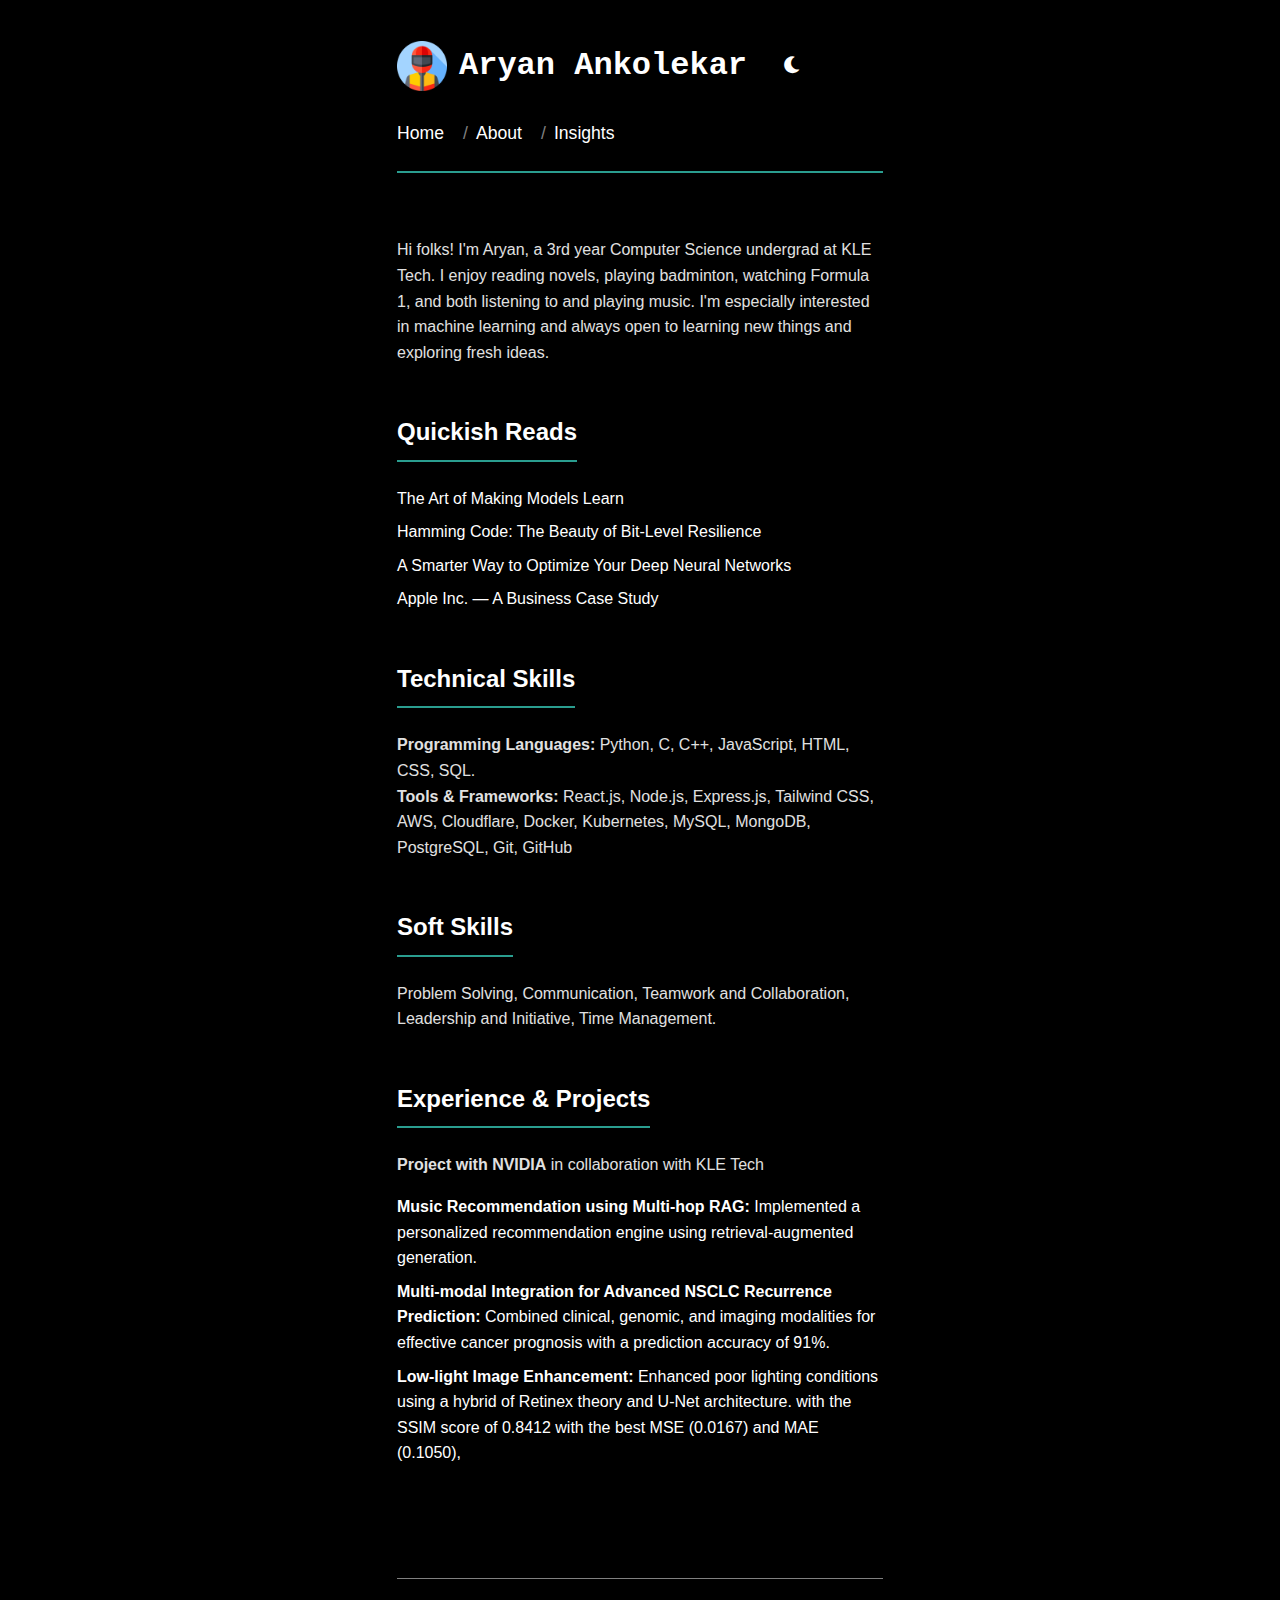
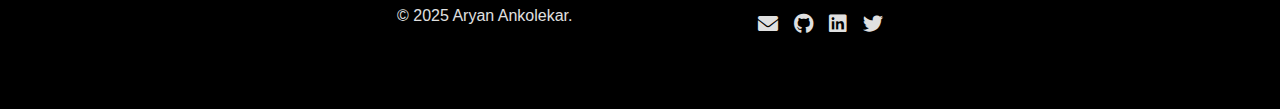
<file: index.html>
<!DOCTYPE html>
<html lang="en">
<head>
  <meta charset="UTF-8" />
  <meta name="viewport" content="width=device-width, initial-scale=1.0" />
  <title>Home | Aryan Ankolekar</title>
  <link rel="icon" type="image/png" href="f1.png" />
  <link rel="stylesheet" href="https://cdnjs.cloudflare.com/ajax/libs/font-awesome/6.0.0/css/all.min.css" />
  <link rel="stylesheet" href="styles.css" />
</head>
<body>
  <div class="main-content">
    <header>
      <h1>
        <img src="f1.png" alt="favicon" class="favicon" width="5000" height="5000" />Aryan Ankolekar
        <button class="theme-toggle" aria-label="Toggle theme">
          <i class="fas fa-moon"></i>
        </button>
      </h1>
      <div class="nav-links">
        <a href="/">Home</a>
        <a href="/about">About</a>
        <a href="/insights">Insights</a>
      </div>
    </header>

    <section>
      <p>
        Hi folks! I'm Aryan, a 3rd year Computer Science undergrad at KLE Tech. I enjoy reading novels, playing badminton, watching Formula 1, and both listening to and playing music. I'm especially interested in machine learning and always open to learning new things and exploring fresh ideas.
      </p>
      
    </section>

    <section id="blogList">
      <h2>Quickish Reads</h2>
      <ul class="blog-list">
        <li data-tags="machine-learning,optimization,deep-learning,neural-networks">
          <a href="/insights/learning-rate">The Art of Making Models Learn</a>
        </li>
        
        <li data-tags="algorithms,error-correction,information-theory">
          <a href="/insights/hamming">Hamming Code: The Beauty of Bit-Level Resilience</a>
        </li>
        <li data-tags="machine-learning,optimization,algorithms,neural-networks,deep-learning">
          <a href="/insights/hn-adam">A Smarter Way to Optimize Your Deep Neural Networks</a>
        </li>
        <li data-tags="machine-learning,algorithms,deep-learning">
          <a href="/insights/case-study">Apple Inc. — A Business Case Study</a>
        </li>
      </ul>
    </section>

    <section>
      <h2>Technical Skills</h2>
      <p>
        <strong>Programming Languages:</strong> Python, C, C++, JavaScript, HTML, CSS, SQL. <br />
        <strong>Tools & Frameworks:</strong> React.js, Node.js, Express.js, Tailwind CSS, AWS, Cloudflare, Docker,                                  Kubernetes, MySQL, MongoDB, PostgreSQL, Git, GitHub
      </p>
      
      

    </section>

    <section>
      <h2>Soft Skills</h2>
      <p>
        Problem Solving, Communication, Teamwork and Collaboration, Leadership and Initiative, Time Management.
      </p>
    </section>

    <section>
      <h2>Experience & Projects</h2>
      <p><strong>Project with NVIDIA</strong> in collaboration with KLE Tech</p>
      <ul>
        <li><strong>Music Recommendation using Multi-hop RAG:</strong> Implemented a personalized recommendation engine using retrieval-augmented generation.</li>
        <li><strong>Multi-modal Integration for Advanced NSCLC Recurrence Prediction:</strong> Combined clinical, genomic, and imaging modalities for effective cancer prognosis with a prediction accuracy of 91%.</li>
        <li><strong>Low-light Image Enhancement:</strong> Enhanced poor lighting conditions using a hybrid of Retinex theory and U-Net architecture.  with the SSIM score
          of 0.8412 with the best MSE (0.0167) and MAE (0.1050),</li>
      </ul>
    </section>

    

    <footer class="site-footer">
      <div class="footer-container">
        <p class="footer-left">© 2025 Aryan Ankolekar.</p>
        <div class="footer-icons">
          <a href="mailto:aryan.ankolekar@gmail.com" target="_blank" aria-label="Email">
            <i class="fas fa-envelope"></i>
          </a>
          <a href="https://github.com/AryanAnkolekar" target="_blank" aria-label="GitHub">
            <i class="fab fa-github"></i>
          </a>
          <a href="https://linkedin.com/in/aryan-ankolekar" target="_blank" aria-label="LinkedIn">
            <i class="fab fa-linkedin"></i>
          </a>
          <a href="https://twitter.com/AryanAnkolekar" target="_blank" aria-label="Twitter">
            <i class="fab fa-twitter"></i>
          </a>
        </div>
      </div>
    </footer>
    
    
    
    
    
  </div>
  <script src="script.js"></script>
  <script>
    // Theme toggle functionality
    const themeToggle = document.querySelector('.theme-toggle');
    const icon = themeToggle.querySelector('i');
    
    // Check for saved theme preference
    const savedTheme = localStorage.getItem('theme');
    if (savedTheme) {
      document.documentElement.setAttribute('data-theme', savedTheme);
      icon.className = savedTheme === 'light' ? 'fas fa-sun' : 'fas fa-moon';
    }

    themeToggle.addEventListener('click', () => {
      const currentTheme = document.documentElement.getAttribute('data-theme');
      const newTheme = currentTheme === 'light' ? 'dark' : 'light';
      
      document.documentElement.setAttribute('data-theme', newTheme);
      icon.className = newTheme === 'light' ? 'fas fa-sun' : 'fas fa-moon';
      localStorage.setItem('theme', newTheme);
    });
  </script>
</body>
</html>
</file>
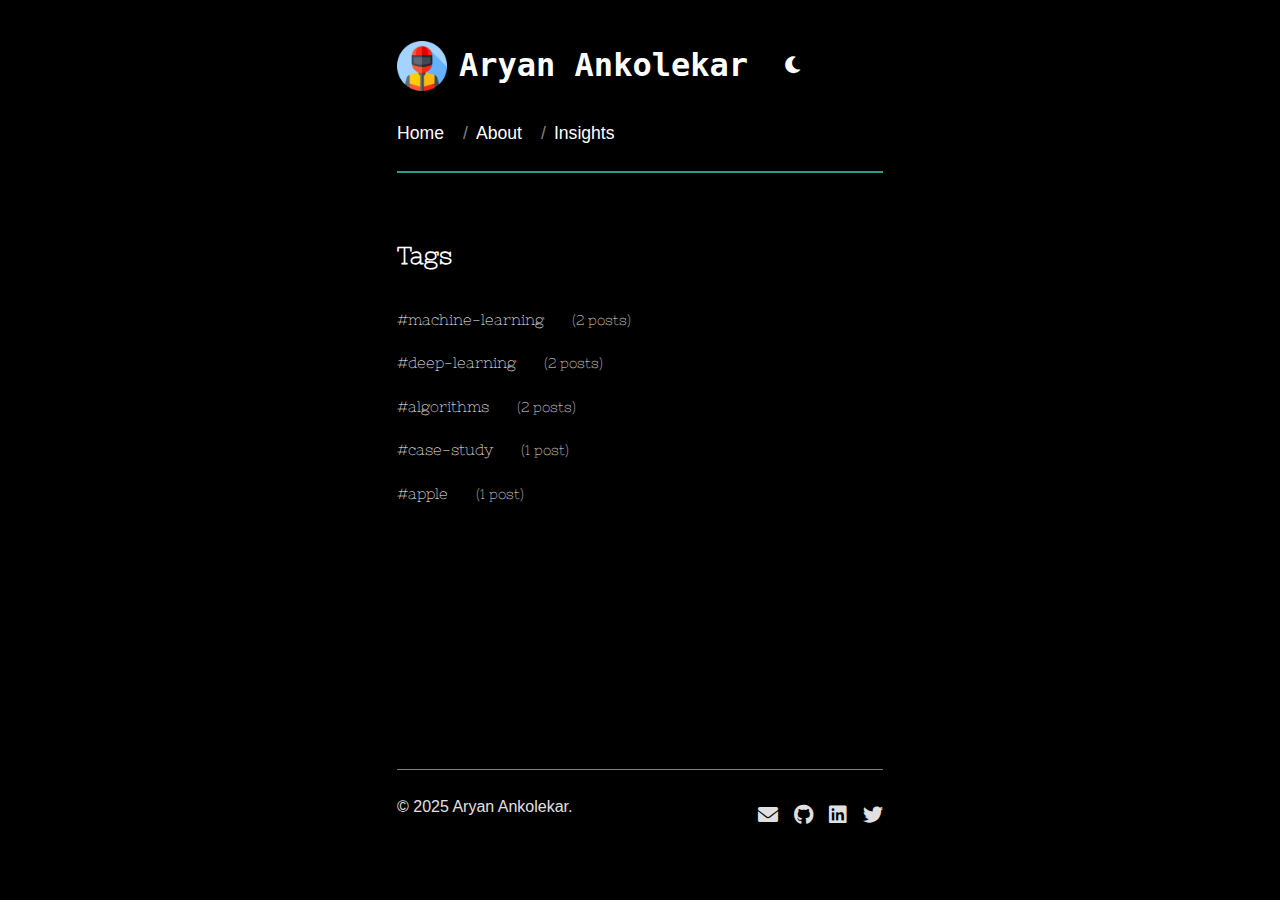
<file: insights/tags/index.html>
<!DOCTYPE html>
<html lang="en">
<head>
  <meta charset="UTF-8" />
  <meta name="viewport" content="width=device-width, initial-scale=1.0" />
  <title>Tags | Aryan Ankolekar</title>
  <link rel="icon" type="image/png" href="/f1.png" />
  <link rel="stylesheet" href="https://cdnjs.cloudflare.com/ajax/libs/font-awesome/6.0.0/css/all.min.css" />
  <link rel="stylesheet" href="https://fonts.googleapis.com/css2?family=Nixie+One&display=swap" />
  <link rel="stylesheet" href="/insights/styles.css" />
  <style>
    html, body { height: 100%; }
    body { min-height: 100vh; display: flex; flex-direction: column; }
    .main-content { flex: 1 0 auto; display: flex; flex-direction: column; }
    .site-footer { flex-shrink: 0; }
    h2, .tags-overview-list, .tag-blog-list { font-family: 'Nixie One', cursive; }
  </style>
</head>
<body>
  <div class="main-content">
    <header>
      <h1>
        <img src="/f1.png" alt="favicon" class="favicon" />Aryan Ankolekar
        <button class="theme-toggle" aria-label="Toggle theme">
          <i class="fas fa-moon"></i>
        </button>
      </h1>
      <div class="nav-links">
        <a href="/">Home</a>
        <a href="/about">About</a>
        <a href="/insights">Insights</a>
      </div>
    </header>
    <ul class="tags-overview-list">
      <h2>Tags</h2>

      <li><a href="/insights/tags/machine-learning">#machine-learning</a> <span class="tag-count">(2 posts)</span></li>
      <li><a href="/insights/tags/deep-learning">#deep-learning</a> <span class="tag-count">(2 posts)</span></li>
      <li><a href="/insights/tags/algorithms">#algorithms</a> <span class="tag-count">(2 posts)</span></li>
      <li><a href="/insights/tags/case-study">#case-study</a> <span class="tag-count">(1 post)</span></li>
      <li><a href="/insights/tags/apple">#apple</a> <span class="tag-count">(1 post)</span></li>
    </ul>
    <footer class="site-footer">
      <div class="footer-container">
        <p class="footer-left">© 2025 Aryan Ankolekar.</p>
        <div class="footer-icons">
          <a href="mailto:aryan.ankolekar@gmail.com" target="_blank"><i class="fas fa-envelope"></i></a>
          <a href="https://github.com/AryanAnkolekar" target="_blank"><i class="fab fa-github"></i></a>
          <a href="https://linkedin.com/in/aryan-ankolekar" target="_blank"><i class="fab fa-linkedin"></i></a>
          <a href="https://twitter.com/AryanAnkolekar" target="_blank"><i class="fab fa-twitter"></i></a>
        </div>
      </div>
    </footer>
  </div>
  <script>
    // Theme toggle functionality
    const themeToggle = document.querySelector('.theme-toggle');
    const icon = themeToggle.querySelector('i');
    // Check for saved theme preference
    const savedTheme = localStorage.getItem('theme');
    if (savedTheme) {
      document.documentElement.setAttribute('data-theme', savedTheme);
      icon.className = savedTheme === 'light' ? 'fas fa-sun' : 'fas fa-moon';
    }
    themeToggle.addEventListener('click', () => {
      const currentTheme = document.documentElement.getAttribute('data-theme');
      const newTheme = currentTheme === 'light' ? 'dark' : 'light';
      document.documentElement.setAttribute('data-theme', newTheme);
      icon.className = newTheme === 'light' ? 'fas fa-sun' : 'fas fa-moon';
      localStorage.setItem('theme', newTheme);
    });
  </script>
</body>
</html>
</file>
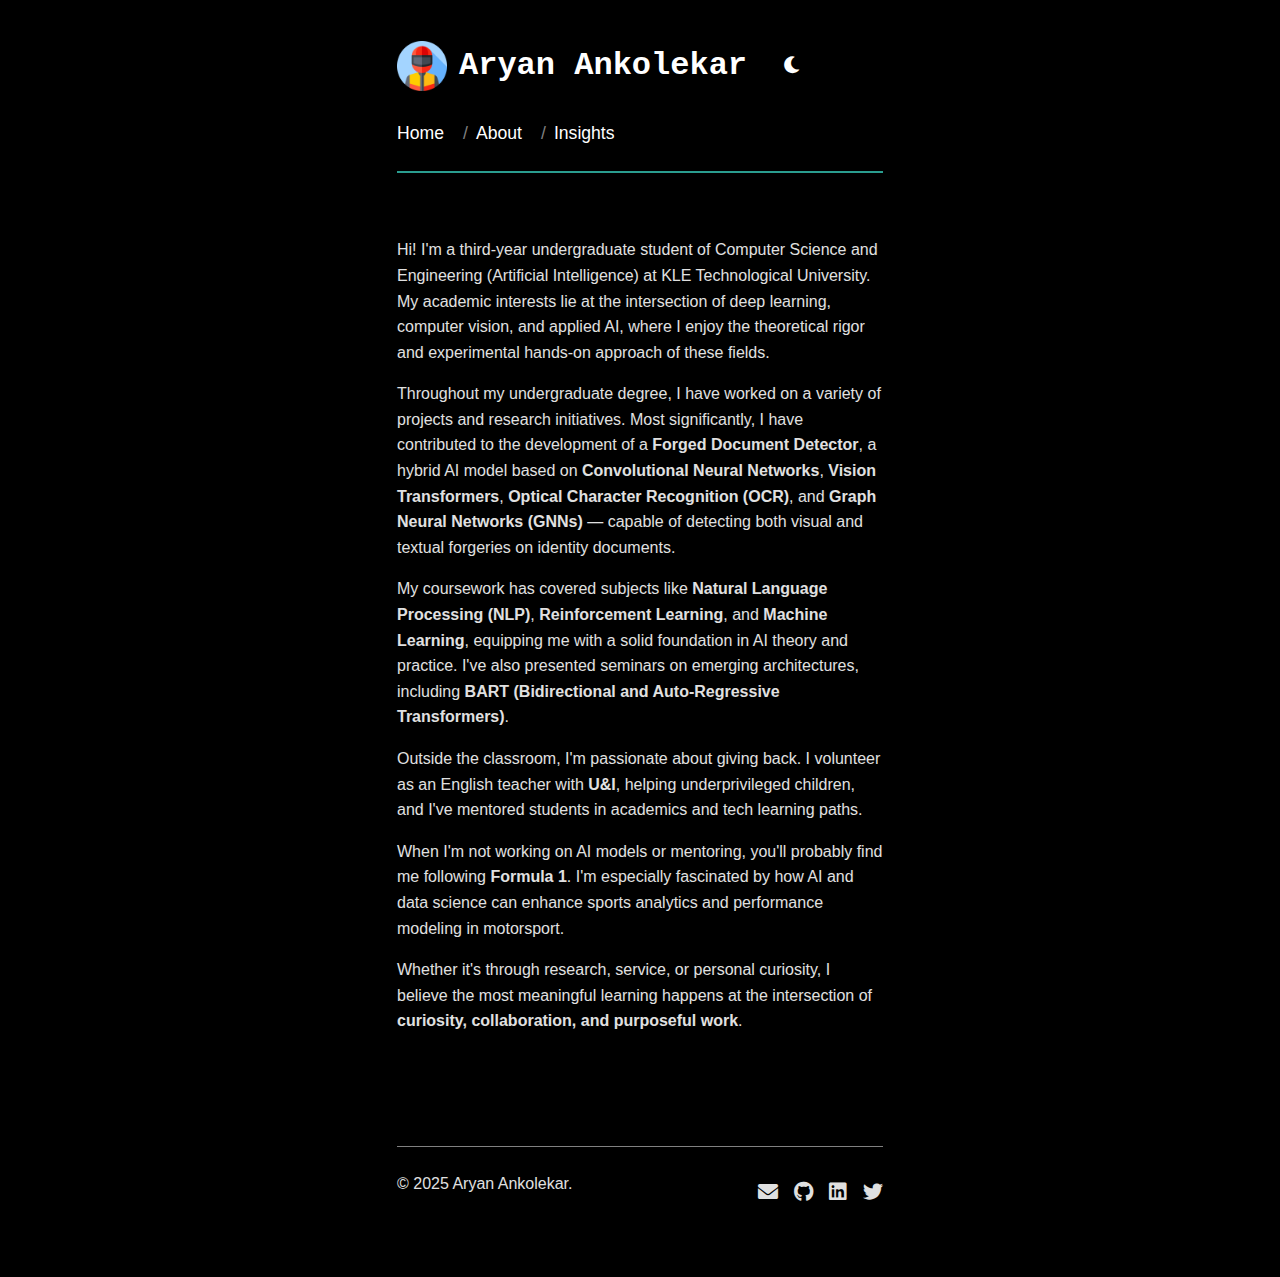
<file: about.html>
<!DOCTYPE html>
<html lang="en">
<head>
  <meta charset="UTF-8" />
  <meta name="viewport" content="width=device-width, initial-scale=1.0" />
  <title>About | Aryan Ankolekar</title>
  <link rel="icon" type="image/png" href="f1.png" />
  <link rel="stylesheet" href="https://cdnjs.cloudflare.com/ajax/libs/font-awesome/6.0.0/css/all.min.css" />
  <link rel="stylesheet" href="styles.css" />
</head>
<body>
  <div class="main-content">
    <header>
      <h1>
        <img src="f1.png" alt="favicon" class="favicon" width="5000" height="5000" />Aryan Ankolekar
        <button class="theme-toggle" aria-label="Toggle theme">
          <i class="fas fa-moon"></i>
        </button>
      </h1>
      <div class="nav-links">
        <a href="/">Home</a>
        <a href="/about">About</a>
        <a href="/insights">Insights</a>
      </div>
    </header>

    <section id="about-me">
        <p>
          Hi! I'm a third-year undergraduate student of Computer Science and Engineering (Artificial Intelligence) at KLE Technological University. My academic interests lie at the intersection of deep learning, computer vision, and applied AI, where I enjoy the theoretical rigor and experimental hands-on approach of these fields.
        </p>
        <p>
          Throughout my undergraduate degree, I have worked on a variety of projects and research initiatives. Most significantly, I have contributed to the development of a <strong>Forged Document Detector</strong>, a hybrid AI model based on <strong>Convolutional Neural Networks</strong>, <strong>Vision Transformers</strong>, <strong>Optical Character Recognition (OCR)</strong>, and <strong>Graph Neural Networks (GNNs)</strong> — capable of detecting both visual and textual forgeries on identity documents.
        </p>
        <p>
          My coursework has covered subjects like <strong>Natural Language Processing (NLP)</strong>, <strong>Reinforcement Learning</strong>, and <strong>Machine Learning</strong>, equipping me with a solid foundation in AI theory and practice. I've also presented seminars on emerging architectures, including <strong>BART (Bidirectional and Auto-Regressive Transformers)</strong>.
        </p>
        <p>
          Outside the classroom, I'm passionate about giving back. I volunteer as an English teacher with <strong>U&I</strong>, helping underprivileged children, and I've mentored students in academics and tech learning paths. 
        </p>
        <p>
          When I'm not working on AI models or mentoring, you'll probably find me following <strong>Formula 1</strong>. I'm especially fascinated by how AI and data science can enhance sports analytics and performance modeling in motorsport.
        </p>
        <p>
          Whether it's through research, service, or personal curiosity, I believe the most meaningful learning happens at the intersection of <strong>curiosity, collaboration, and purposeful work</strong>.
        </p>
      </section>
      

    <footer class="site-footer">
      <div class="footer-container">
        <p class="footer-left">© 2025 Aryan Ankolekar.</p>
        <div class="footer-icons">
          <a href="mailto:aryan.ankolekar@gmail.com" target="_blank" aria-label="Email">
            <i class="fas fa-envelope"></i>
          </a>
          <a href="https://github.com/AryanAnkolekar" target="_blank" aria-label="GitHub">
            <i class="fab fa-github"></i>
          </a>
          <a href="https://linkedin.com/in/aryan-ankolekar" target="_blank" aria-label="LinkedIn">
            <i class="fab fa-linkedin"></i>
          </a>
          <a href="https://twitter.com/AryanAnkolekar" target="_blank" aria-label="Twitter">
            <i class="fab fa-twitter"></i>
          </a>
        </div>
      </div>
    </footer>
    
    
    
    
    
  </div>
  <script src="script.js"></script>
  <script>
    // Theme toggle functionality
    const themeToggle = document.querySelector('.theme-toggle');
    const icon = themeToggle.querySelector('i');
    
    // Check for saved theme preference
    const savedTheme = localStorage.getItem('theme');
    if (savedTheme) {
      document.documentElement.setAttribute('data-theme', savedTheme);
      icon.className = savedTheme === 'light' ? 'fas fa-sun' : 'fas fa-moon';
    }

    themeToggle.addEventListener('click', () => {
      const currentTheme = document.documentElement.getAttribute('data-theme');
      const newTheme = currentTheme === 'light' ? 'dark' : 'light';
      
      document.documentElement.setAttribute('data-theme', newTheme);
      icon.className = newTheme === 'light' ? 'fas fa-sun' : 'fas fa-moon';
      localStorage.setItem('theme', newTheme);
    });
  </script>
</body>
</html>
</file>
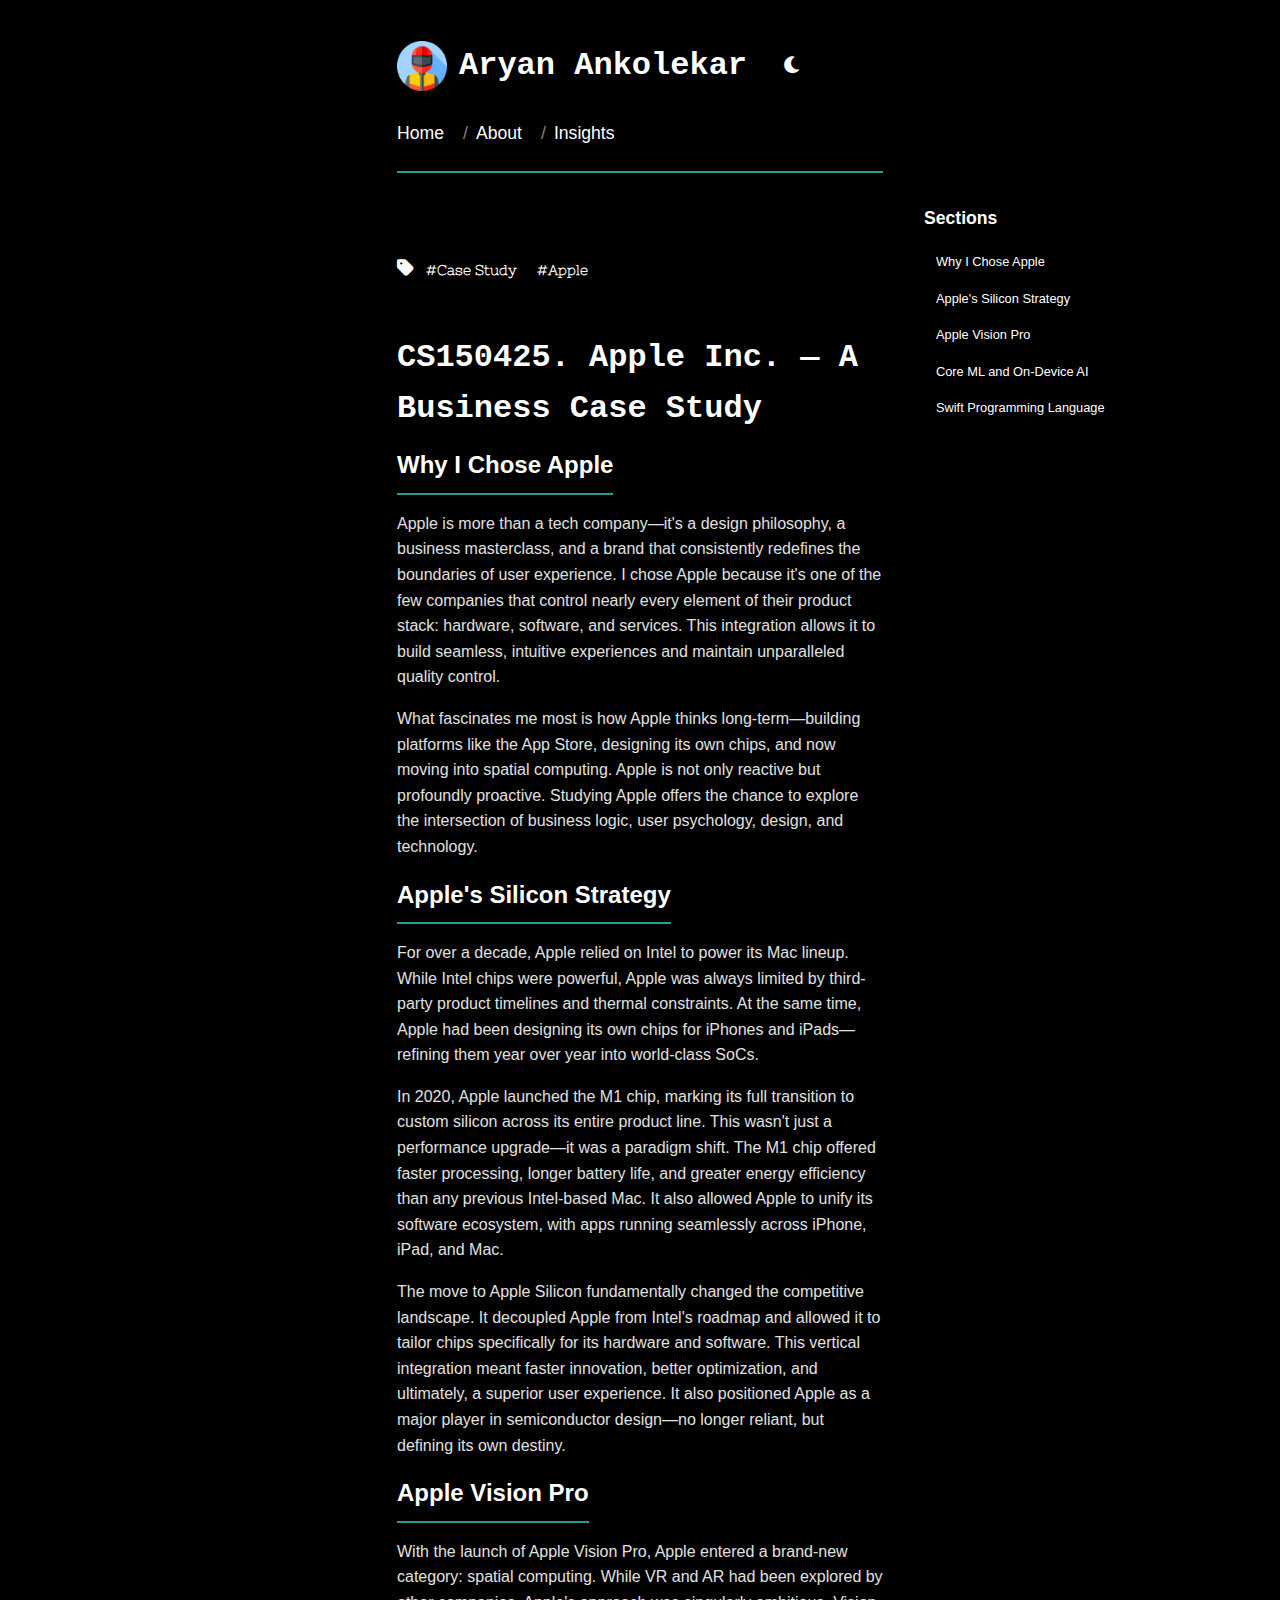
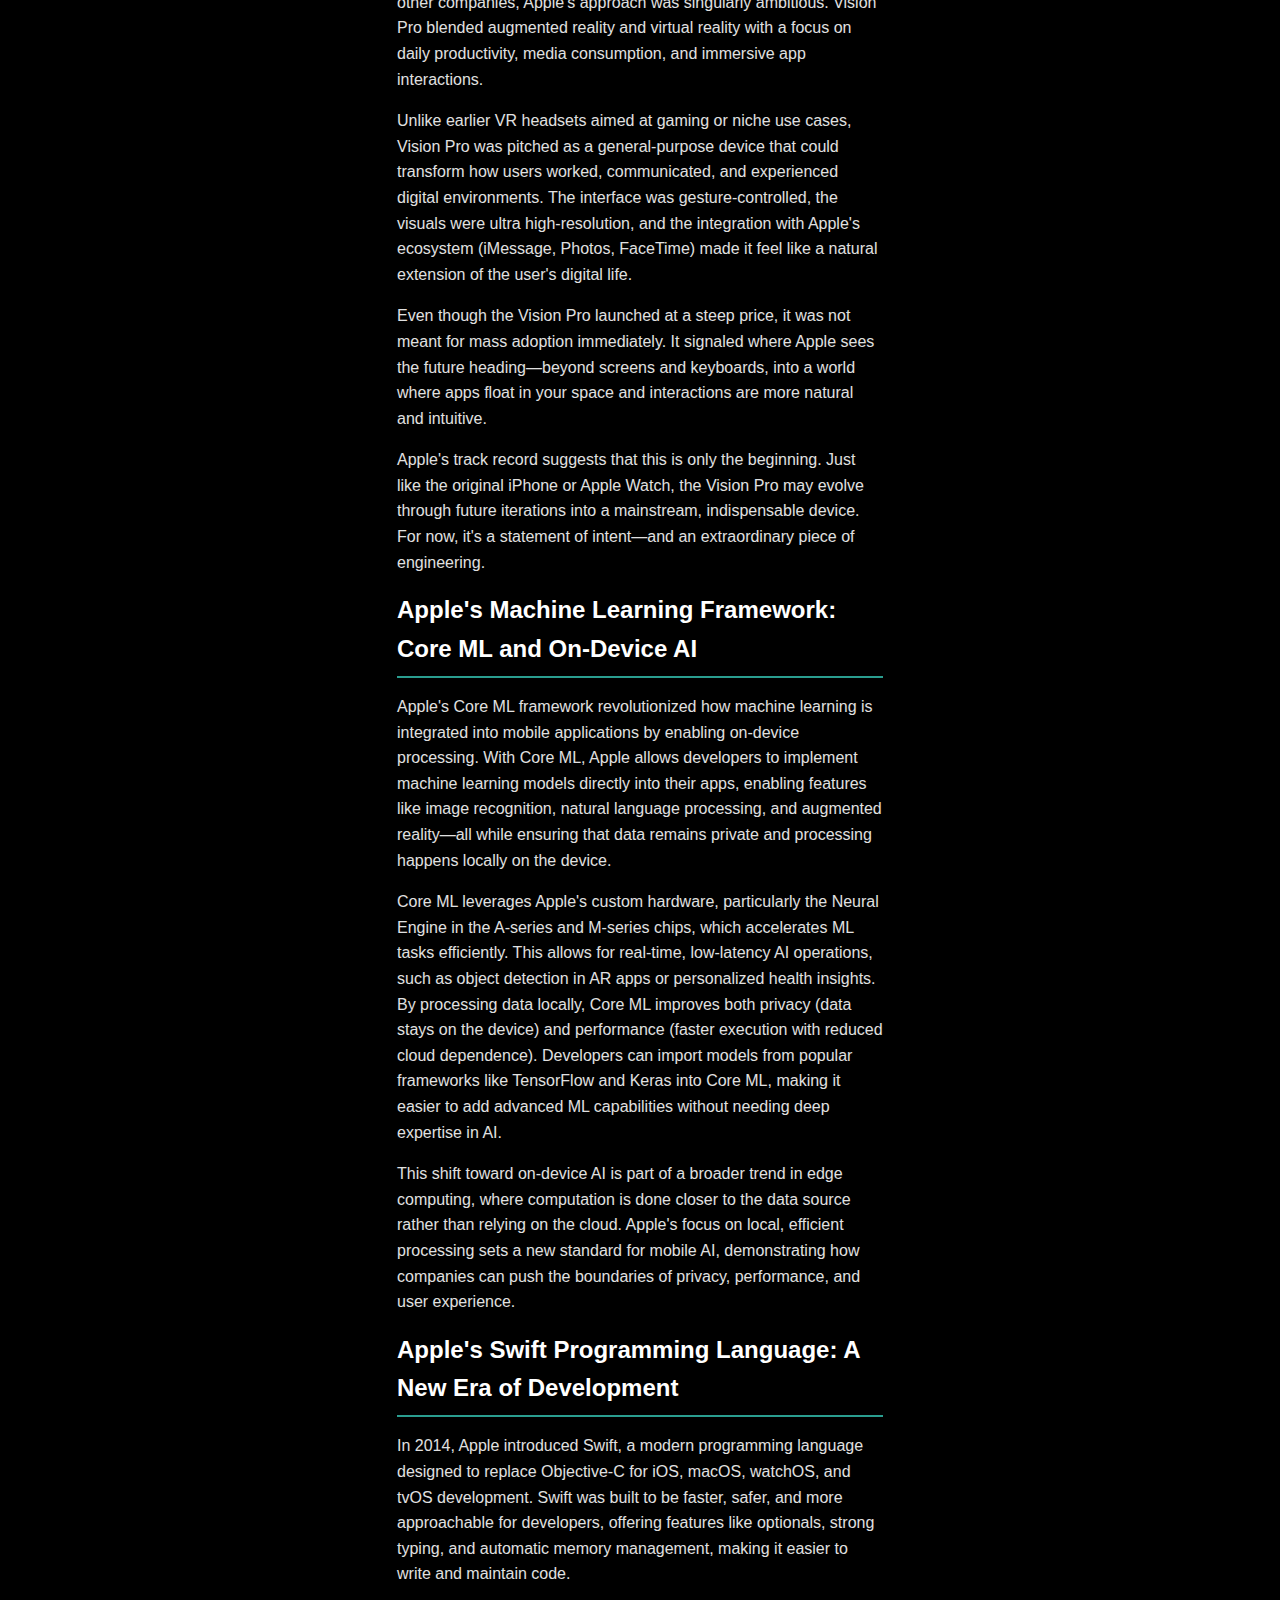
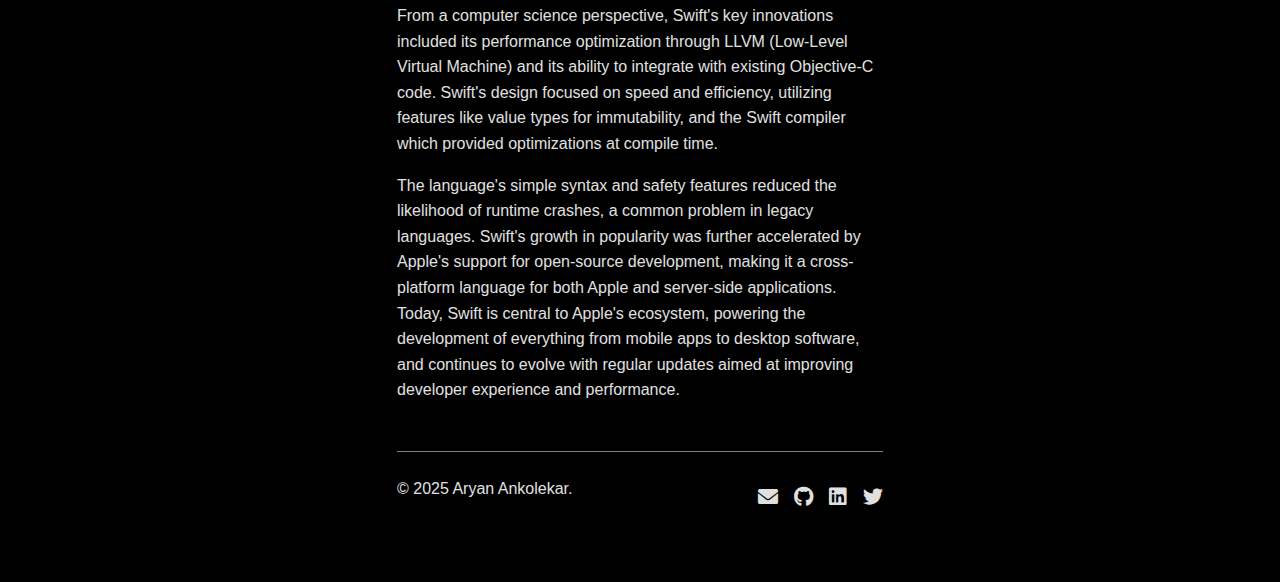
<file: insights/case-study.html>
<!DOCTYPE html>
<html lang="en">
<head>
  <meta charset="UTF-8" />
  <meta name="viewport" content="width=device-width, initial-scale=1.0" />
  <title>CS150425 | Aryan Ankolekar</title>
  <link rel="icon" type="image/png" href="assets/f1.png" />
  <link rel="stylesheet" href="https://cdnjs.cloudflare.com/ajax/libs/font-awesome/6.0.0/css/all.min.css" />
  <link rel="stylesheet" href="https://fonts.googleapis.com/css2?family=Nixie+One&display=swap" />
  <link rel="stylesheet" href="styles.css" />
  <style>
    .blog-tags { 
      font-family: 'Nixie One', cursive;
      font-size: 1.2em;
    }
    .tag { 
      border: none; 
      text-decoration: none;
      padding: 0;
      margin: 0 0.5em;
      background: none;
      color: var(--text-color);
      transition: color 0.3s ease;
    }
    .tag:hover { 
      text-decoration: none;
      color: var(--accent-color);
    }
  </style>

</head>
<body>
  <div class="page-wrapper">
    <div class="main-content">
      <header>
        <h1>
          <img src="assets/f1.png" alt="favicon" class="favicon" />Aryan Ankolekar
          <button class="theme-toggle" aria-label="Toggle theme">
            <i class="fas fa-moon"></i>
          </button>
        </h1>
        <div class="nav-links">
          <a href="/">Home</a>
          <a href="/about">About</a>
          <a href="/insights">Insights</a>
        </div>
      </header>

      <div class="blog-tags">
        <a href="/insights/tags"><i class="fas fa-tag"></i></a>
        <a href="/insights/tags/case-study" class="tag">#Case Study</a>
        <a href="/insights/tags/apple" class="tag">#Apple</a>
      </div>
      <main class="content">
        <h1>CS150425. Apple Inc. — A Business Case Study</h1>
    
        
    
        <section id="why-apple">
          <h2>Why I Chose Apple</h2>
          <p>
            Apple is more than a tech company—it's a design philosophy, a business masterclass, and a brand that consistently redefines the boundaries of user experience. I chose Apple because it's one of the few companies that control nearly every element of their product stack: hardware, software, and services. This integration allows it to build seamless, intuitive experiences and maintain unparalleled quality control.
          </p>
          <p>
            What fascinates me most is how Apple thinks long-term—building platforms like the App Store, designing its own chips, and now moving into spatial computing. Apple is not only reactive but profoundly proactive. Studying Apple offers the chance to explore the intersection of business logic, user psychology, design, and technology.
          </p>
        </section>
    
        <section id="case1">
          <h2>Apple's Silicon Strategy</h2>
          <p>
            For over a decade, Apple relied on Intel to power its Mac lineup. While Intel chips were powerful, Apple was always limited by third-party product timelines and thermal constraints. At the same time, Apple had been designing its own chips for iPhones and iPads—refining them year over year into world-class SoCs.
          </p>
          <p>
            In 2020, Apple launched the M1 chip, marking its full transition to custom silicon across its entire product line. This wasn't just a performance upgrade—it was a paradigm shift. The M1 chip offered faster processing, longer battery life, and greater energy efficiency than any previous Intel-based Mac. It also allowed Apple to unify its software ecosystem, with apps running seamlessly across iPhone, iPad, and Mac.
          </p>
          <p>
            The move to Apple Silicon fundamentally changed the competitive landscape. It decoupled Apple from Intel's roadmap and allowed it to tailor chips specifically for its hardware and software. This vertical integration meant faster innovation, better optimization, and ultimately, a superior user experience. It also positioned Apple as a major player in semiconductor design—no longer reliant, but defining its own destiny.
          </p>
        </section>
    
        <section id="case2">
          <h2>Apple Vision Pro</h2>
          <p>
            With the launch of Apple Vision Pro, Apple entered a brand-new category: spatial computing. While VR and AR had been explored by other companies, Apple's approach was singularly ambitious. Vision Pro blended augmented reality and virtual reality with a focus on daily productivity, media consumption, and immersive app interactions.
          </p>
          <p>
            Unlike earlier VR headsets aimed at gaming or niche use cases, Vision Pro was pitched as a general-purpose device that could transform how users worked, communicated, and experienced digital environments. The interface was gesture-controlled, the visuals were ultra high-resolution, and the integration with Apple's ecosystem (iMessage, Photos, FaceTime) made it feel like a natural extension of the user's digital life.
          </p>
          <p>
            Even though the Vision Pro launched at a steep price, it was not meant for mass adoption immediately. It signaled where Apple sees the future heading—beyond screens and keyboards, into a world where apps float in your space and interactions are more natural and intuitive.
          </p>
          <p>
            Apple's track record suggests that this is only the beginning. Just like the original iPhone or Apple Watch, the Vision Pro may evolve through future iterations into a mainstream, indispensable device. For now, it's a statement of intent—and an extraordinary piece of engineering.
          </p>
        </section>
    
        <section id="case3">
          <h2>Apple's Machine Learning Framework: Core ML and On-Device AI</h2>
          <p>
            Apple's Core ML framework revolutionized how machine learning is integrated into mobile applications by enabling on-device processing. With Core ML, Apple allows developers to implement machine learning models directly into their apps, enabling features like image recognition, natural language processing, and augmented reality—all while ensuring that data remains private and processing happens locally on the device.
          </p>
          <p>
            Core ML leverages Apple's custom hardware, particularly the Neural Engine in the A-series and M-series chips, which accelerates ML tasks efficiently. This allows for real-time, low-latency AI operations, such as object detection in AR apps or personalized health insights. By processing data locally, Core ML improves both privacy (data stays on the device) and performance (faster execution with reduced cloud dependence). Developers can import models from popular frameworks like TensorFlow and Keras into Core ML, making it easier to add advanced ML capabilities without needing deep expertise in AI.
          </p>
          <p>
            This shift toward on-device AI is part of a broader trend in edge computing, where computation is done closer to the data source rather than relying on the cloud. Apple's focus on local, efficient processing sets a new standard for mobile AI, demonstrating how companies can push the boundaries of privacy, performance, and user experience.
          </p>
        </section>
    
        <section id="case4">
          <h2>Apple's Swift Programming Language: A New Era of Development</h2>
          <p>
            In 2014, Apple introduced Swift, a modern programming language designed to replace Objective-C for iOS, macOS, watchOS, and tvOS development. Swift was built to be faster, safer, and more approachable for developers, offering features like optionals, strong typing, and automatic memory management, making it easier to write and maintain code.
          </p>
          <p>
            From a computer science perspective, Swift's key innovations included its performance optimization through LLVM (Low-Level Virtual Machine) and its ability to integrate with existing Objective-C code. Swift's design focused on speed and efficiency, utilizing features like value types for immutability, and the Swift compiler which provided optimizations at compile time.
          </p>
          <p>
            The language's simple syntax and safety features reduced the likelihood of runtime crashes, a common problem in legacy languages. Swift's growth in popularity was further accelerated by Apple's support for open-source development, making it a cross-platform language for both Apple and server-side applications. Today, Swift is central to Apple's ecosystem, powering the development of everything from mobile apps to desktop software, and continues to evolve with regular updates aimed at improving developer experience and performance.
          </p>
        </section>
    
       
      </main>

      <footer class="site-footer">
        <div class="footer-container">
          <p class="footer-left">© 2025 Aryan Ankolekar.</p>
          <div class="footer-icons">
            <a href="mailto:aryan.ankolekar@gmail.com" target="_blank"><i class="fas fa-envelope"></i></a>
            <a href="https://github.com/AryanAnkolekar" target="_blank"><i class="fab fa-github"></i></a>
            <a href="https://linkedin.com/in/aryan-ankolekar" target="_blank"><i class="fab fa-linkedin"></i></a>
            <a href="https://twitter.com/AryanAnkolekar" target="_blank"><i class="fab fa-twitter"></i></a>
          </div>
        </div>
      </footer>
    </div>
    
    <aside class="fixed-toc">
      <h3>Sections</h3>
      <ul>
        <li><a href="#why-apple">Why I Chose Apple</a></li>
        <li><a href="#case1">Apple's Silicon Strategy</a></li>
        <li><a href="#case2">Apple Vision Pro</a></li>
        <li><a href="#case3">Core ML and On-Device AI</a></li>
        <li><a href="#case4">Swift Programming Language</a></li>
      </ul>
    </aside>
  </div>
  <script src="../theme.js"></script>
</body>
</html>
</file>
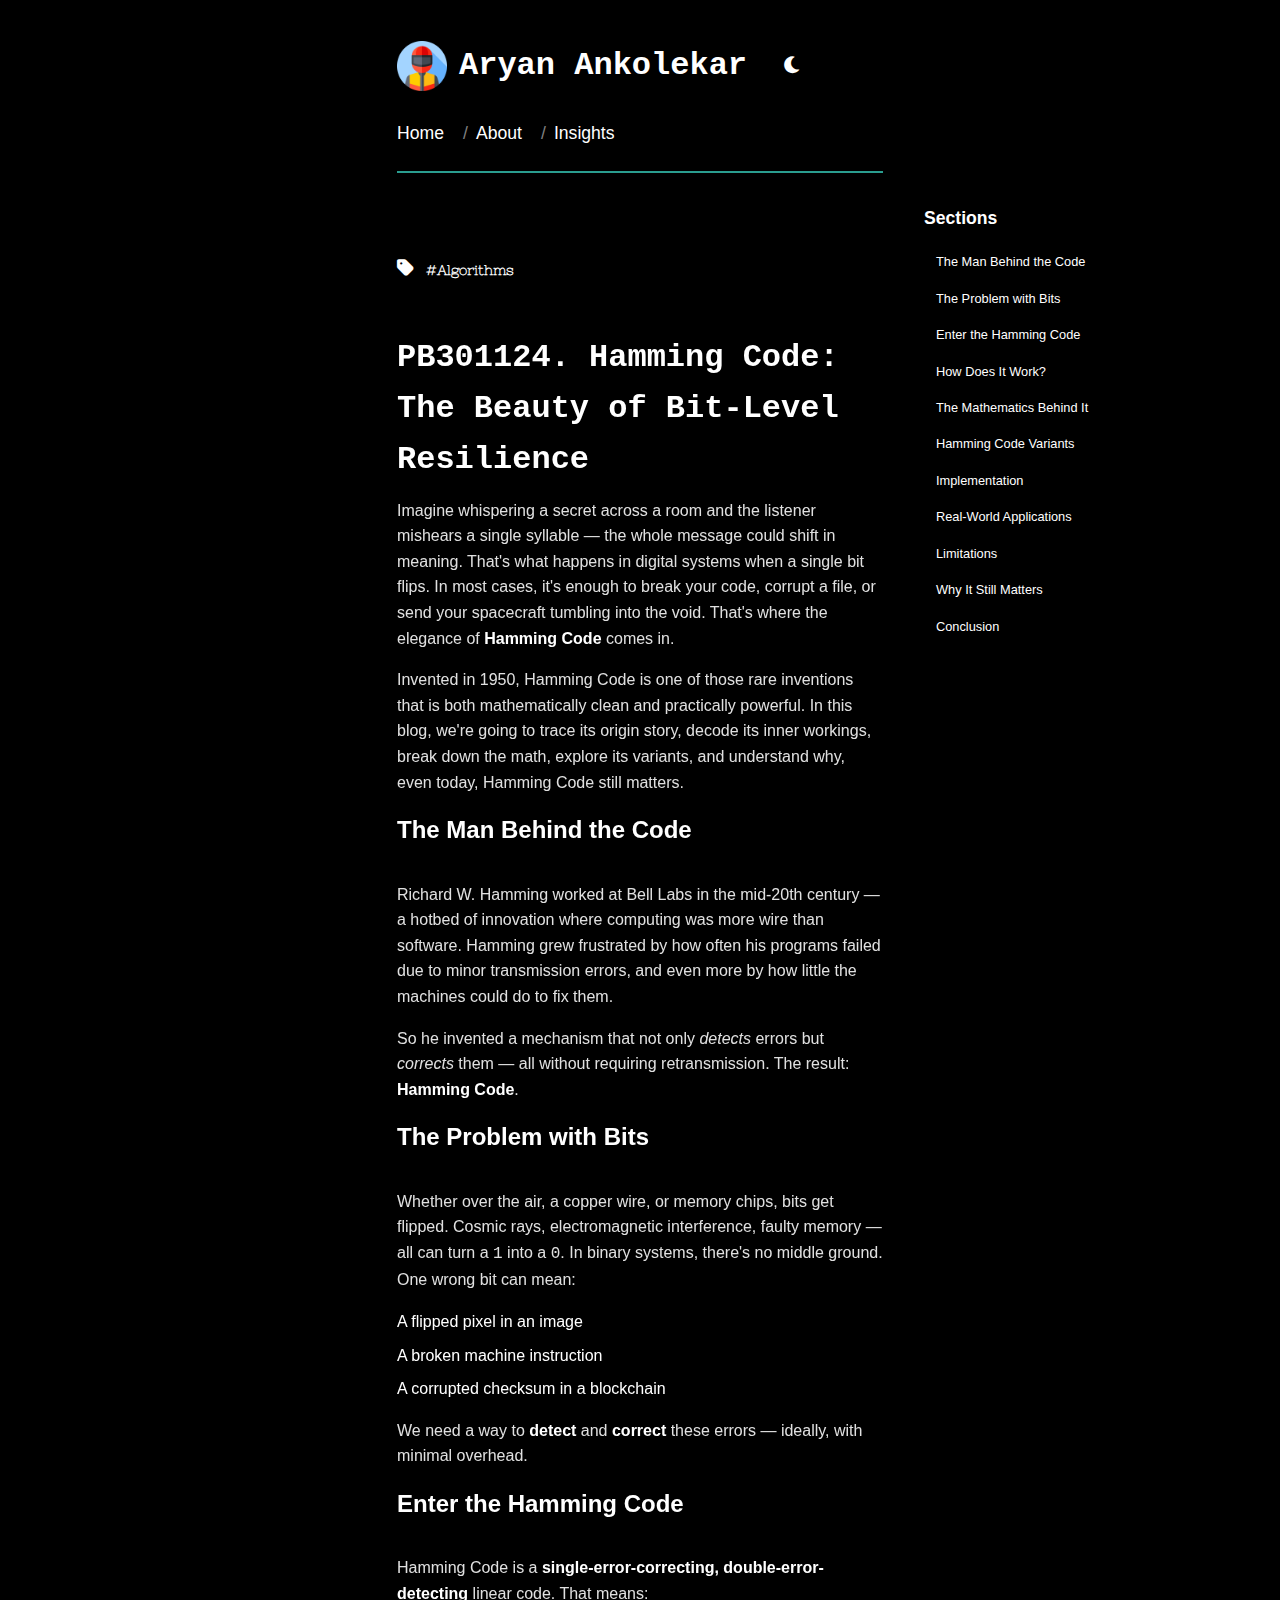
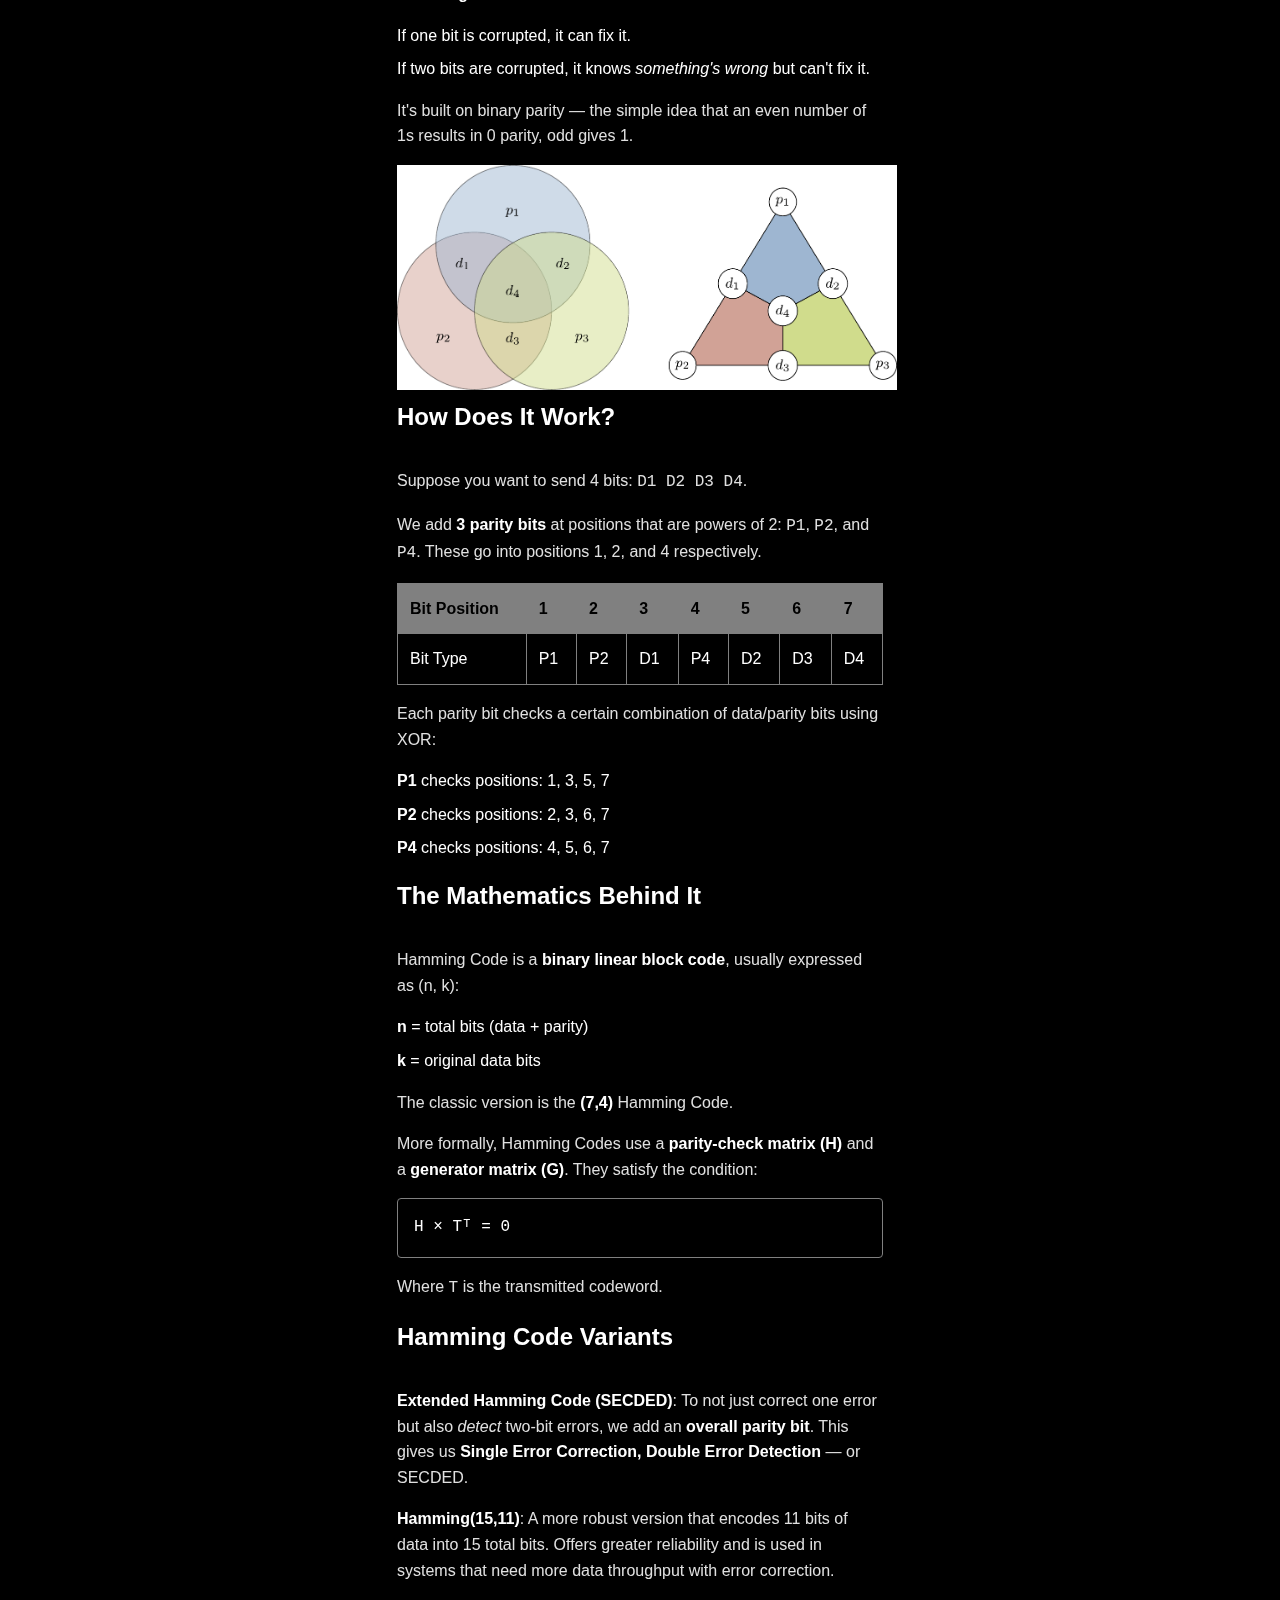
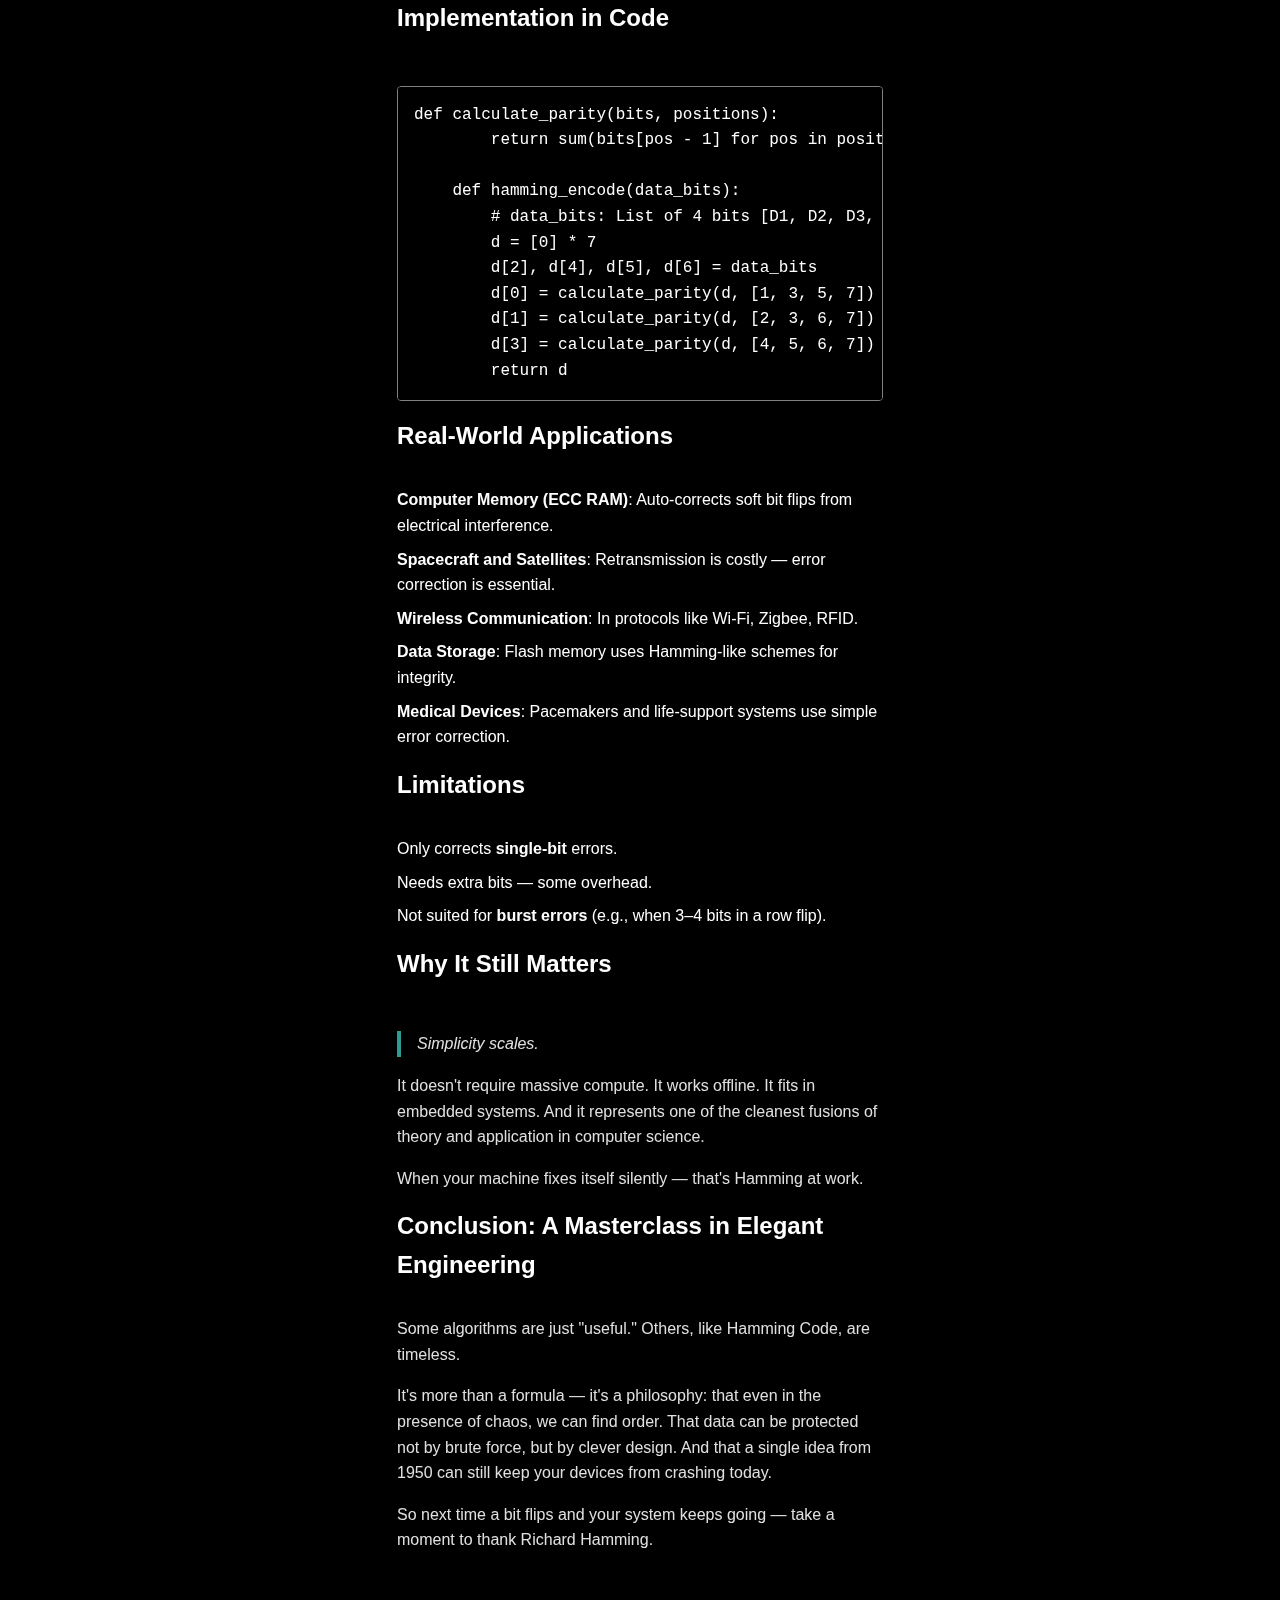
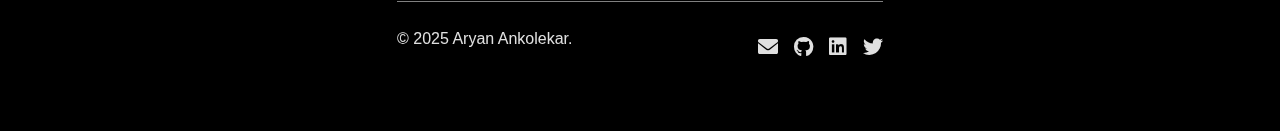
<file: insights/hamming.html>
<!DOCTYPE html>
<html lang="en">
<head>
  <meta charset="UTF-8" />
  <meta name="viewport" content="width=device-width, initial-scale=1.0" />
  <title>PB301124 | Aryan Ankolekar</title>
  <link rel="icon" type="image/png" href="assets/f1.png" />
  <link rel="stylesheet" href="https://cdnjs.cloudflare.com/ajax/libs/font-awesome/6.0.0/css/all.min.css" />
  <link rel="stylesheet" href="https://fonts.googleapis.com/css2?family=Nixie+One&display=swap" />
  <link rel="stylesheet" href="styles.css" />
  <style>
    .blog-tags { 
      font-family: 'Nixie One', cursive;
      font-size: 1.2em;
    }
    .tag { 
      border: none; 
      text-decoration: none;
      padding: 0;
      margin: 0 0.5em;
      background: none;
      color: var(--text-color);
      transition: color 0.3s ease;
    }
    .tag:hover { 
      text-decoration: none;
      color: var(--accent-color);
    }
  </style>

</head>
<body>
  <div class="page-wrapper">
    <div class="main-content">
      <header>
        <h1>
          <img src="assets/f1.png" alt="favicon" class="favicon" />Aryan Ankolekar
          <button class="theme-toggle" aria-label="Toggle theme">
            <i class="fas fa-moon"></i>
          </button>
        </h1>
        <div class="nav-links">
          <a href="/">Home</a>
          <a href="/about">About</a>
          <a href="/insights">Insights</a>
        </div>
      </header>

      <div class="blog-tags">
        <a href="/insights/tags"><i class="fas fa-tag"></i></a>
        <a href="/insights/tags/algorithms" class="tag">#Algorithms</a>
      </div>

      <article>
        <h1 class="text-4xl font-bold text-yellow-600 mb-6">PB301124. Hamming Code: The Beauty of Bit-Level Resilience</h1>
    
        <p class="mb-4">Imagine whispering a secret across a room and the listener mishears a single syllable — the whole message could shift in meaning. That's what happens in digital systems when a single bit flips. In most cases, it's enough to break your code, corrupt a file, or send your spacecraft tumbling into the void. That's where the elegance of <strong>Hamming Code</strong> comes in.</p>
    
        <p class="mb-4">Invented in 1950, Hamming Code is one of those rare inventions that is both mathematically clean and practically powerful. In this blog, we're going to trace its origin story, decode its inner workings, break down the math, explore its variants, and understand why, even today, Hamming Code still matters.</p>
    
        <h2 id="man-behind" class="text-2xl font-semibold mt-10 mb-4">The Man Behind the Code</h2>
        <p class="mb-4">Richard W. Hamming worked at Bell Labs in the mid-20th century — a hotbed of innovation where computing was more wire than software. Hamming grew frustrated by how often his programs failed due to minor transmission errors, and even more by how little the machines could do to fix them.</p>
    
        
        <p class="mb-4">So he invented a mechanism that not only <em>detects</em> errors but <em>corrects</em> them — all without requiring retransmission. The result: <strong>Hamming Code</strong>.</p>
    
        <h2 id="problem" class="text-2xl font-semibold mt-10 mb-4">The Problem with Bits</h2>
        <p class="mb-4">Whether over the air, a copper wire, or memory chips, bits get flipped. Cosmic rays, electromagnetic interference, faulty memory — all can turn a <code>1</code> into a <code>0</code>. In binary systems, there's no middle ground. One wrong bit can mean:</p>
    
        <ul class="list-disc pl-6 mb-4">
          <li>A flipped pixel in an image</li>
          <li>A broken machine instruction</li>
          <li>A corrupted checksum in a blockchain</li>
        </ul>
    
        <p class="mb-4">We need a way to <strong>detect</strong> and <strong>correct</strong> these errors — ideally, with minimal overhead.</p>
    
        <h2 id="enter-hamming" class="text-2xl font-semibold mt-10 mb-4">Enter the Hamming Code</h2>
        <p class="mb-4">Hamming Code is a <strong>single-error-correcting, double-error-detecting</strong> linear code. That means:</p>
        <ul class="list-disc pl-6 mb-4">
          <li>If one bit is corrupted, it can fix it.</li>
          <li>If two bits are corrupted, it knows <em>something's wrong</em> but can't fix it.</li>
        </ul>
    
        <p class="mb-4">It's built on binary parity — the simple idea that an even number of 1s results in 0 parity, odd gives 1.</p>
        <img src="assets/hamming-code-01.png" alt="Hamming Code visual" class="my-6" width="500" height="225">
    
        <h2 id="how-it-works" class="text-2xl font-semibold mt-10 mb-4">How Does It Work?</h2>
        <p class="mb-4">Suppose you want to send 4 bits: <code>D1 D2 D3 D4</code>.</p>
        <p class="mb-4">We add <strong>3 parity bits</strong> at positions that are powers of 2: <code>P1</code>, <code>P2</code>, and <code>P4</code>. These go into positions 1, 2, and 4 respectively.</p>
    
        <table>
          <thead>
            <tr><th>Bit Position</th><th>1</th><th>2</th><th>3</th><th>4</th><th>5</th><th>6</th><th>7</th></tr>
          </thead>
          <tbody>
            <tr><td>Bit Type</td><td>P1</td><td>P2</td><td>D1</td><td>P4</td><td>D2</td><td>D3</td><td>D4</td></tr>
          </tbody>
        </table>
    
        <p class="mb-4">Each parity bit checks a certain combination of data/parity bits using XOR:</p>
        <ul class="list-disc pl-6 mb-4">
          <li><strong>P1</strong> checks positions: 1, 3, 5, 7</li>
          <li><strong>P2</strong> checks positions: 2, 3, 6, 7</li>
          <li><strong>P4</strong> checks positions: 4, 5, 6, 7</li>
        </ul>
    
        <h2 id="mathematics" class="text-2xl font-semibold mt-10 mb-4">The Mathematics Behind It</h2>
        <p class="mb-4">Hamming Code is a <strong>binary linear block code</strong>, usually expressed as (n, k):</p>
        <ul class="list-disc pl-6 mb-4">
          <li><strong>n</strong> = total bits (data + parity)</li>
          <li><strong>k</strong> = original data bits</li>
        </ul>
        <p class="mb-4">The classic version is the <strong>(7,4)</strong> Hamming Code.</p>
        <p class="mb-4">More formally, Hamming Codes use a <strong>parity-check matrix (H)</strong> and a <strong>generator matrix (G)</strong>. They satisfy the condition:</p>
    
        <pre><code>H × Tᵀ = 0</code></pre>
    
        <p class="mb-4">Where <code>T</code> is the transmitted codeword.</p>
    
        <h2 id="variants" class="text-2xl font-semibold mt-10 mb-4">Hamming Code Variants</h2>
        <p class="mb-4"><strong>Extended Hamming Code (SECDED)</strong>: To not just correct one error but also <em>detect</em> two-bit errors, we add an <strong>overall parity bit</strong>. This gives us <strong>Single Error Correction, Double Error Detection</strong> — or SECDED.</p>
    
        <p class="mb-4"><strong>Hamming(15,11)</strong>: A more robust version that encodes 11 bits of data into 15 total bits. Offers greater reliability and is used in systems that need more data throughput with error correction.</p>
    
        <h2 id="implementation" class="text-2xl font-semibold mt-10 mb-4">Implementation in Code</h2>
        <pre><code>def calculate_parity(bits, positions):
        return sum(bits[pos - 1] for pos in positions) % 2
    
    def hamming_encode(data_bits):
        # data_bits: List of 4 bits [D1, D2, D3, D4]
        d = [0] * 7
        d[2], d[4], d[5], d[6] = data_bits
        d[0] = calculate_parity(d, [1, 3, 5, 7])  # P1
        d[1] = calculate_parity(d, [2, 3, 6, 7])  # P2
        d[3] = calculate_parity(d, [4, 5, 6, 7])  # P4
        return d</code></pre>
    
        <h2 id="applications" class="text-2xl font-semibold mt-10 mb-4">Real-World Applications</h2>
        <ul class="list-disc pl-6 mb-4">
          <li><strong>Computer Memory (ECC RAM)</strong>: Auto-corrects soft bit flips from electrical interference.</li>
          <li><strong>Spacecraft and Satellites</strong>: Retransmission is costly — error correction is essential.</li>
          <li><strong>Wireless Communication</strong>: In protocols like Wi-Fi, Zigbee, RFID.</li>
          <li><strong>Data Storage</strong>: Flash memory uses Hamming-like schemes for integrity.</li>
          <li><strong>Medical Devices</strong>: Pacemakers and life-support systems use simple error correction.</li>
        </ul>
    
        <h2 id="limitations" class="text-2xl font-semibold mt-10 mb-4">Limitations</h2>
        <ul class="list-disc pl-6 mb-4">
          <li>Only corrects <strong>single-bit</strong> errors.</li>
          <li>Needs extra bits — some overhead.</li>
          <li>Not suited for <strong>burst errors</strong> (e.g., when 3–4 bits in a row flip).</li>
        </ul>
    
        <h2 id="why-matters" class="text-2xl font-semibold mt-10 mb-4">Why It Still Matters</h2>
        <blockquote class="italic border-l-4 border-yellow-400 pl-4 mb-4">Simplicity scales.</blockquote>
    
        <p class="mb-4">It doesn't require massive compute. It works offline. It fits in embedded systems. And it represents one of the cleanest fusions of theory and application in computer science.</p>
        <p class="mb-4">When your machine fixes itself silently — that's Hamming at work.</p>
    
        <h2 id="conclusion" class="text-2xl font-semibold mt-10 mb-4">Conclusion: A Masterclass in Elegant Engineering</h2>
        <p class="mb-4">Some algorithms are just "useful." Others, like Hamming Code, are timeless.</p>
        <p class="mb-4">It's more than a formula — it's a philosophy: that even in the presence of chaos, we can find order. That data can be protected not by brute force, but by clever design. And that a single idea from 1950 can still keep your devices from crashing today.</p>
        <p class="mb-4">So next time a bit flips and your system keeps going — take a moment to thank Richard Hamming.</p>
      </article>

      <footer class="site-footer">
        <div class="footer-container">
          <p class="footer-left">© 2025 Aryan Ankolekar.</p>
          <div class="footer-icons">
            <a href="mailto:aryan.ankolekar@gmail.com" target="_blank"><i class="fas fa-envelope"></i></a>
            <a href="https://github.com/AryanAnkolekar" target="_blank"><i class="fab fa-github"></i></a>
            <a href="https://linkedin.com/in/aryan-ankolekar" target="_blank"><i class="fab fa-linkedin"></i></a>
            <a href="https://twitter.com/AryanAnkolekar" target="_blank"><i class="fab fa-twitter"></i></a>
          </div>
        </div>
      </footer>
    </div>
    
    <aside class="fixed-toc">
      <h3>Sections</h3>
      <ul>
        <li><a href="#man-behind">The Man Behind the Code</a></li>
        <li><a href="#problem">The Problem with Bits</a></li>
        <li><a href="#enter-hamming">Enter the Hamming Code</a></li>
        <li><a href="#how-it-works">How Does It Work?</a></li>
        <li><a href="#mathematics">The Mathematics Behind It</a></li>
        <li><a href="#variants">Hamming Code Variants</a></li>
        <li><a href="#implementation">Implementation</a></li>
        <li><a href="#applications">Real-World Applications</a></li>
        <li><a href="#limitations">Limitations</a></li>
        <li><a href="#why-matters">Why It Still Matters</a></li>
        <li><a href="#conclusion">Conclusion</a></li>
      </ul>
    </aside>
  </div>
  <script src="../theme.js"></script>
</body>
</html>
</file>
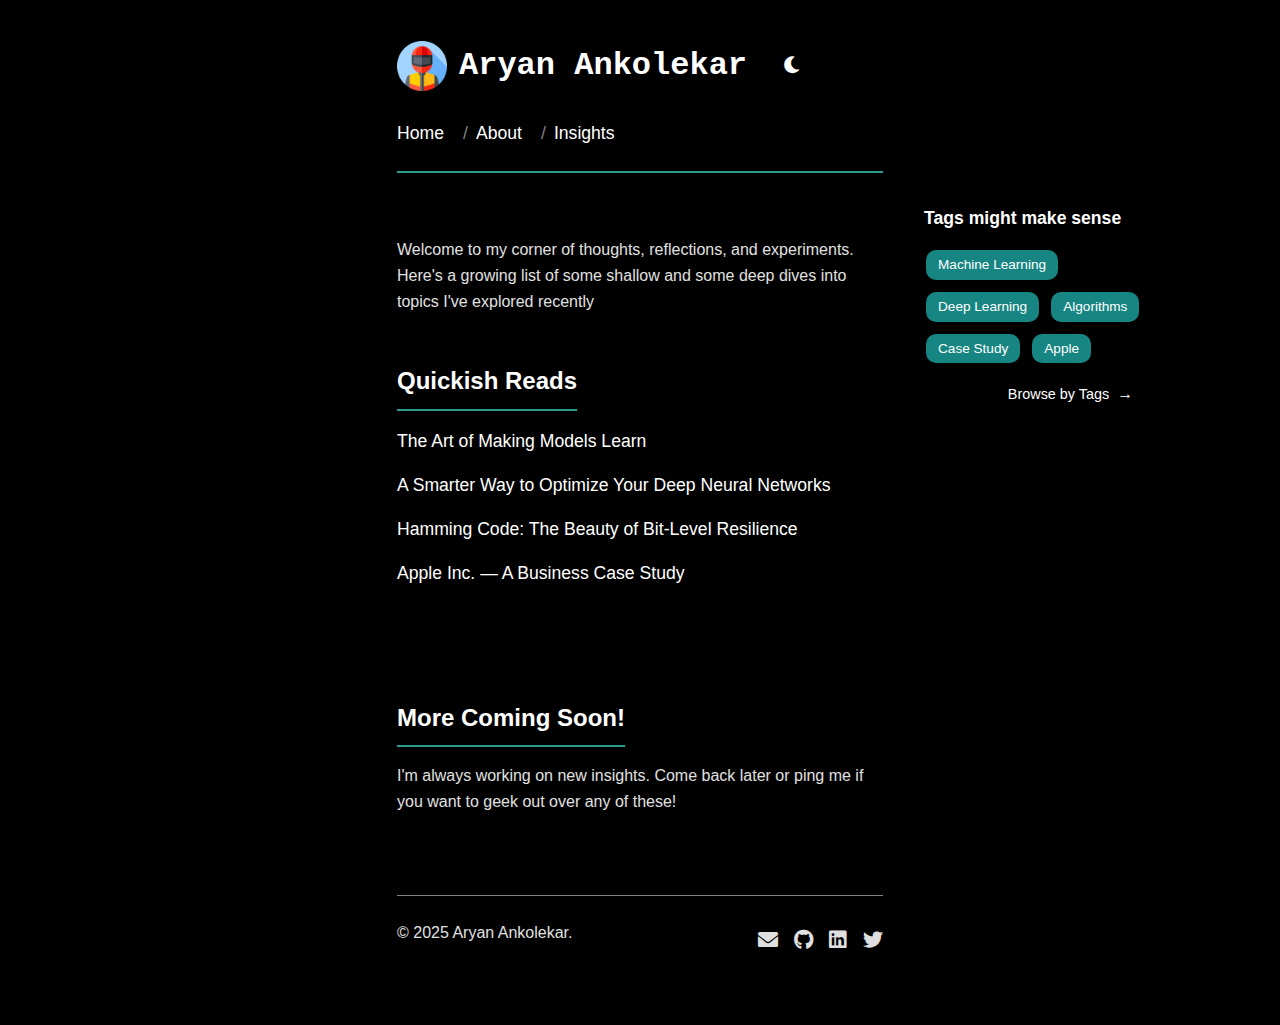
<file: insights/insights.html>
<!DOCTYPE html>
<html lang="en">
<head>
  <meta charset="UTF-8" />
  <meta name="viewport" content="width=device-width, initial-scale=1.0" />
  <title>Insights | Aryan Ankolekar</title>
  <link rel="icon" type="image/png" href="/f1.png" />
  <link rel="stylesheet" href="https://cdnjs.cloudflare.com/ajax/libs/font-awesome/6.0.0/css/all.min.css" />
  <link rel="stylesheet" href="/insights/styles.css" />
  <style>
    .blog-list {
      list-style: none;
      padding: 0;
    }

    .blog-list li {
      margin-bottom: 1rem;
    }

    .blog-list a {
      color: var(--text-color);
      text-decoration: none;
      transition: color 0.3s ease;
    }

    .blog-list a:hover {
      color: var(--accent-color);
    }

    h2 {
      margin-bottom: 0.5rem;
    }

    p {
      margin-top: 0;
    }

    section {
      margin-bottom: 2rem;
    }
  </style>
</head>
<body class="insights-page">
  <div class="main-content">
    <header>
      <h1>
        <img src="/f1.png" alt="favicon" class="favicon" />Aryan Ankolekar
        <button class="theme-toggle" aria-label="Toggle theme">
          <i class="fas fa-moon"></i>
        </button>
      </h1>
      <div class="nav-links">
        <a href="/">Home</a>
        <a href="/about">About</a>
        <a href="/insights">Insights</a>
      </div>
    </header>

    <p>Welcome to my corner of thoughts, reflections, and experiments. Here's a growing list of some shallow and some deep dives into topics I've explored recently</p>

    <section id="blogList">
      <h2>Quickish Reads</h2>
      <ul class="blog-list">
        <li data-tags="machine-learning,deep-learning">
          <a href="/insights/learning-rate">The Art of Making Models Learn</a>
        </li>
        <li data-tags="deep-learning,machine-learning">
          <a href="/insights/hn-adam">A Smarter Way to Optimize Your Deep Neural Networks</a>
        </li>
        <li data-tags="algorithms">
          <a href="/insights/hamming">Hamming Code: The Beauty of Bit-Level Resilience</a>
        </li>
        <li data-tags="case-study,apple">
          <a href="/insights/case-study">Apple Inc. — A Business Case Study</a>
        </li>
      </ul>
    </section>

    <div class="tags-container">
      <aside class="tags-menu">
        <h3>Tags might make sense</h3>
        <div class="tags-list">
          <a class="tag" href="/insights/tags/machine-learning">Machine Learning</a>
          <a class="tag" href="/insights/tags/deep-learning">Deep Learning</a>
          <a class="tag" href="/insights/tags/algorithms">Algorithms</a>
          <a class="tag" href="/insights/tags/case-study">Case Study</a>
          <a class="tag" href="/insights/tags/apple">Apple</a>
        </div>
        <div class="browse-tags">
          <a href="/insights/tags" class="tag-link">Browse by Tags</a>
        </div>
      </aside>
    </div>

    <section>
      <h2>More Coming Soon!</h2>
      <p>I'm always working on new insights. Come back later or ping me if you want to geek out over any of these!</p>
    </section>

    <footer class="site-footer">
      <div class="footer-container">
        <p class="footer-left">© 2025 Aryan Ankolekar.</p>
        <div class="footer-icons">
          <a href="mailto:aryan.ankolekar@gmail.com" target="_blank"><i class="fas fa-envelope"></i></a>
          <a href="https://github.com/AryanAnkolekar" target="_blank"><i class="fab fa-github"></i></a>
          <a href="https://linkedin.com/in/aryan-ankolekar" target="_blank"><i class="fab fa-linkedin"></i></a>
          <a href="https://twitter.com/AryanAnkolekar" target="_blank"><i class="fab fa-twitter"></i></a>
        </div>
      </div>
    </footer>
  </div>

  <script>
    // Theme toggle functionality
    const themeToggle = document.querySelector('.theme-toggle');
    const icon = themeToggle.querySelector('i');
    
    // Check for saved theme preference
    const savedTheme = localStorage.getItem('theme');
    if (savedTheme) {
      document.documentElement.setAttribute('data-theme', savedTheme);
      icon.className = savedTheme === 'light' ? 'fas fa-sun' : 'fas fa-moon';
    }

    themeToggle.addEventListener('click', () => {
      const currentTheme = document.documentElement.getAttribute('data-theme');
      const newTheme = currentTheme === 'light' ? 'dark' : 'light';
      
      document.documentElement.setAttribute('data-theme', newTheme);
      icon.className = newTheme === 'light' ? 'fas fa-sun' : 'fas fa-moon';
      localStorage.setItem('theme', newTheme);
    });
  </script>
</body>
</html>
</file>
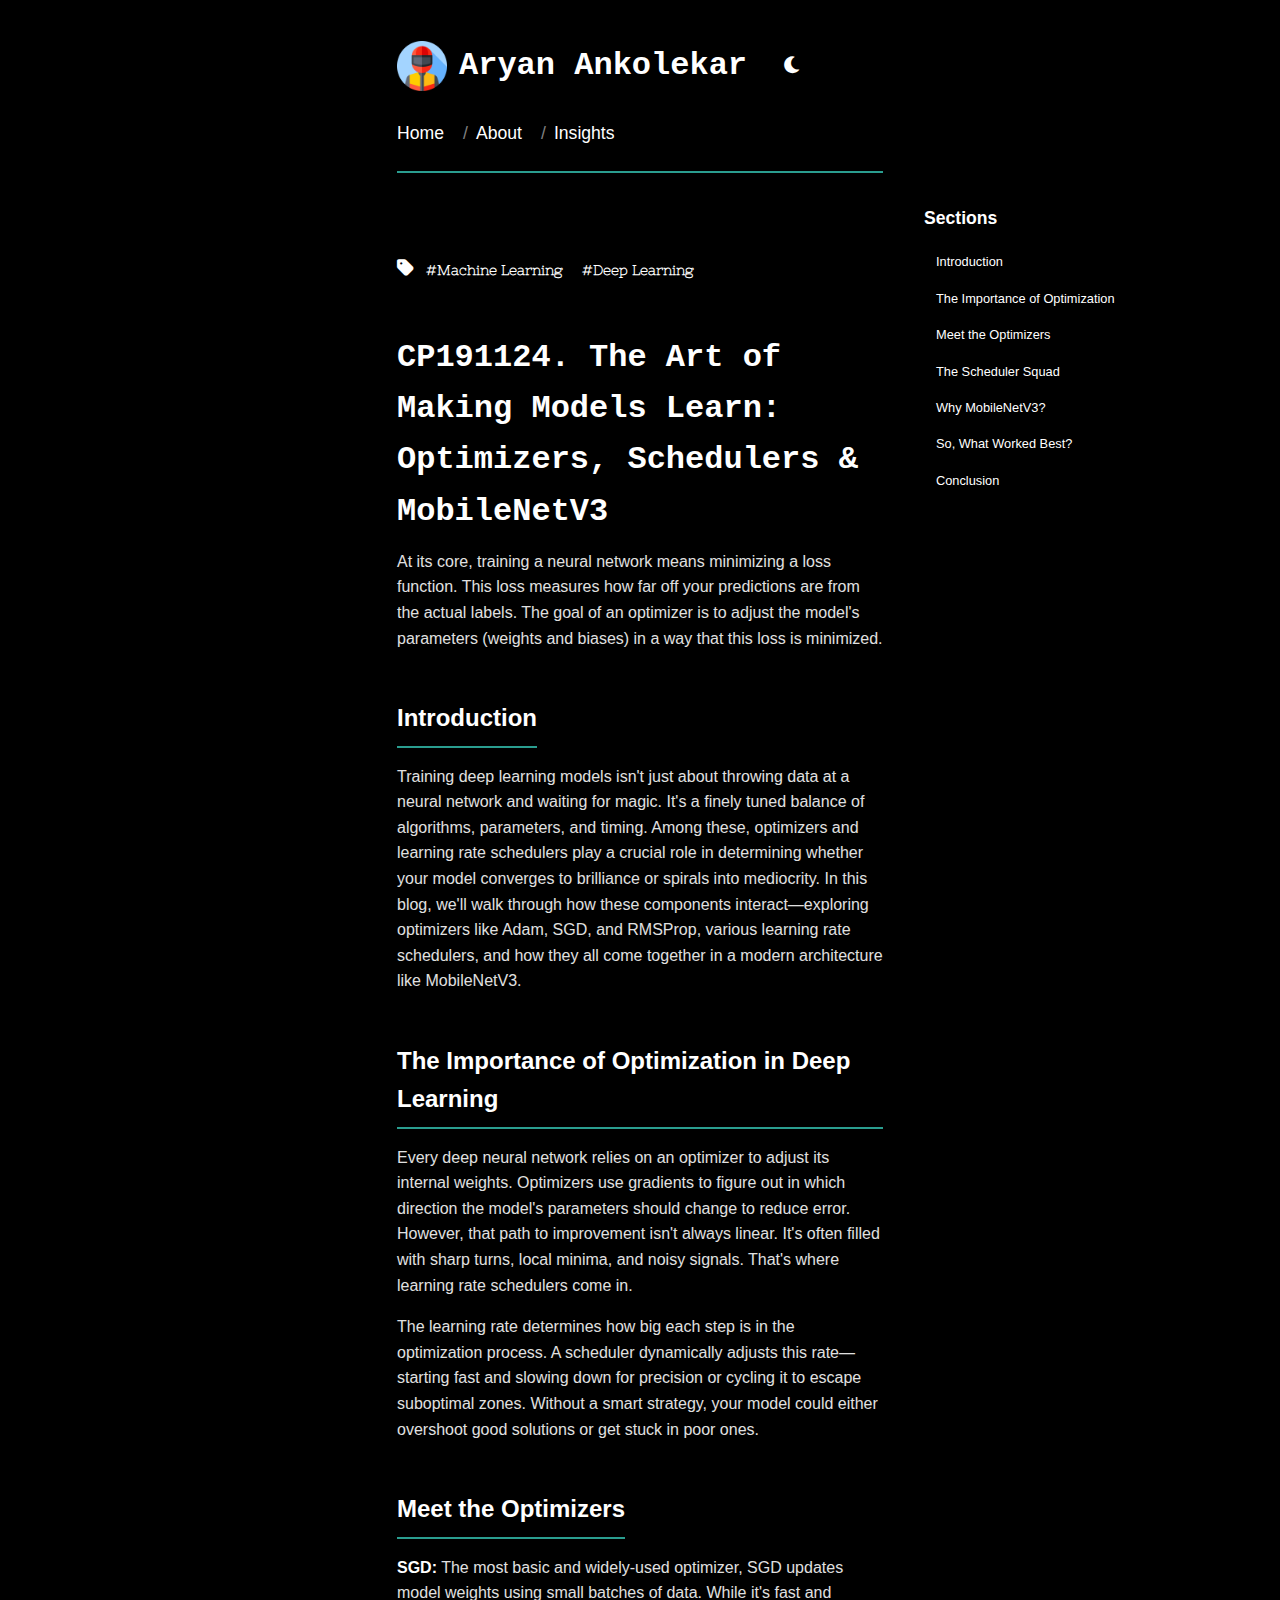
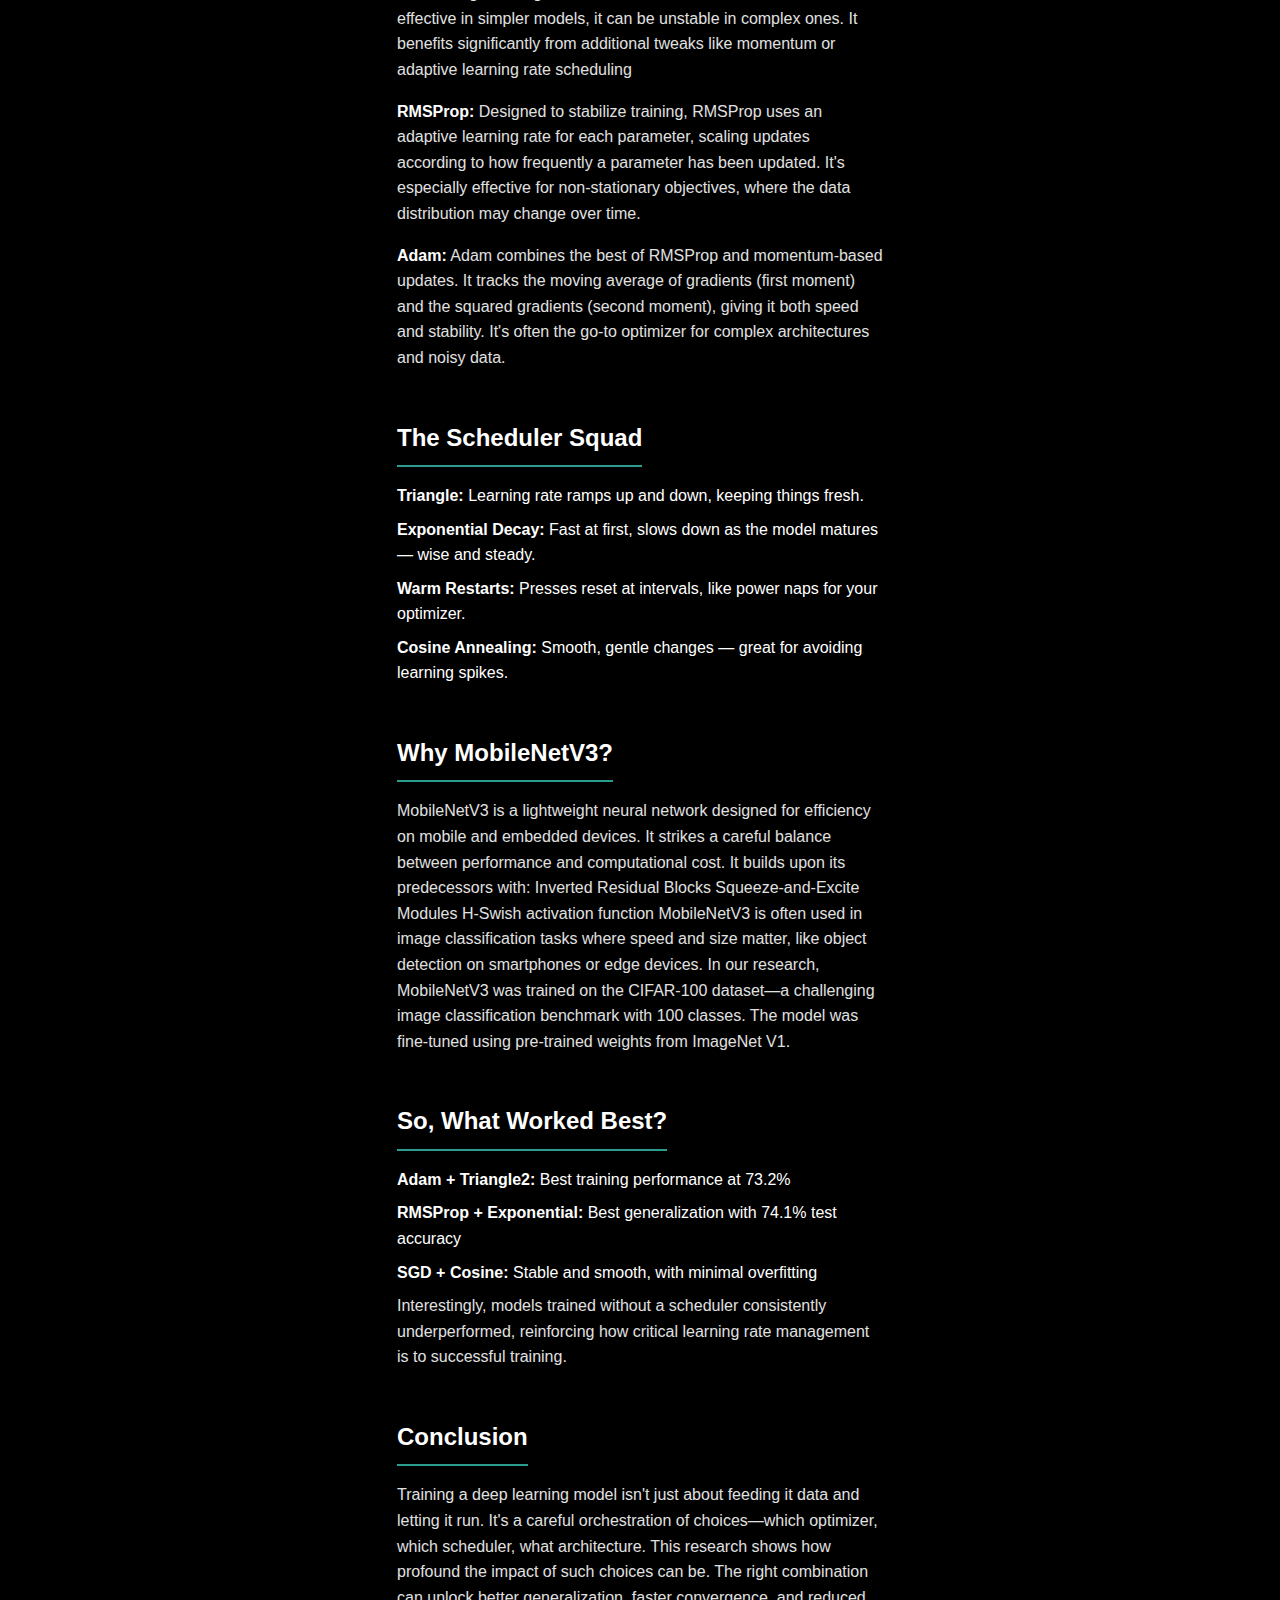
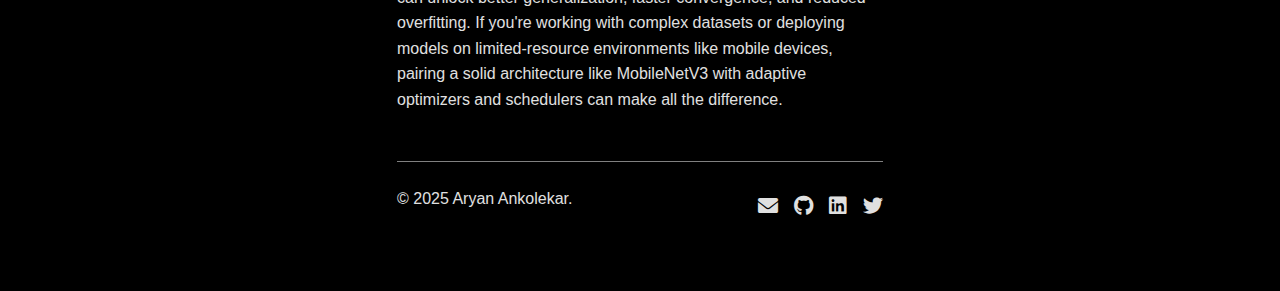
<file: insights/learning-rate.html>
<!DOCTYPE html>
<html lang="en">
<head>
  <meta charset="UTF-8" />
  <meta name="viewport" content="width=device-width, initial-scale=1.0" />
  <title>CP191124 | Aryan Ankolekar</title>
  <link rel="icon" type="image/png" href="assets/f1.png" />
  <link rel="stylesheet" href="https://cdnjs.cloudflare.com/ajax/libs/font-awesome/6.0.0/css/all.min.css" />
  <link rel="stylesheet" href="https://fonts.googleapis.com/css2?family=Nixie+One&display=swap" />
  <link rel="stylesheet" href="styles.css" />
  <style>
    .blog-tags { 
      font-family: 'Nixie One', cursive;
      font-size: 1.2em;
    }
    .tag { 
      border: none; 
      text-decoration: none;
      padding: 0;
      margin: 0 0.5em;
      background: none;
      color: var(--text-color);
      transition: color 0.3s ease;
    }
    .tag:hover { 
      text-decoration: none;
      color: var(--accent-color);
    }
  </style>

</head>
<body>
  <div class="page-wrapper">
    <div class="main-content">
      <header>
        <h1>
          <img src="assets/f1.png" alt="favicon" class="favicon" />Aryan Ankolekar
          <button class="theme-toggle" aria-label="Toggle theme">
            <i class="fas fa-moon"></i>
          </button>
        </h1>
        <div class="nav-links">
          <a href="/">Home</a>
          <a href="/about">About</a>
          <a href="/insights">Insights</a>
        </div>
      </header> 

      <div class="blog-tags">
        <a href="/insights/tags"><i class="fas fa-tag"></i></a>
        <a href="/insights/tags/machine-learning" class="tag">#Machine Learning</a>
        <a href="/insights/tags/deep-learning" class="tag">#Deep Learning</a>
      </div>

      <section id="title">
        <h1 class="text-4xl font-bold text-yellow-600 mb-6">CP191124. The Art of Making Models Learn: Optimizers, Schedulers & MobileNetV3</h1>
        <p>At its core, training a neural network means minimizing a loss function. This loss measures how far off your predictions are from the actual labels. The goal of an optimizer is to adjust the model's parameters (weights and biases) in a way that this loss is minimized.</p>
      </section>


      <section id="intro">
        <h2>Introduction</h2>
        <p>Training deep learning models isn't just about throwing data at a neural network and waiting for magic. It's a finely tuned balance of algorithms, parameters, and timing. Among these, optimizers and learning rate schedulers play a crucial role in determining whether your model converges to brilliance or spirals into mediocrity. In this blog, we'll walk through how these components interact—exploring optimizers like Adam, SGD, and RMSProp, various learning rate schedulers, and how they all come together in a modern architecture like MobileNetV3.</p>
      </section>

      <section id="importance">
        <h2>The Importance of Optimization in Deep Learning
        </h2>
        <p>Every deep neural network relies on an optimizer to adjust its internal weights. Optimizers use gradients to figure out in which direction the model's parameters should change to reduce error. However, that path to improvement isn't always linear. It's often filled with sharp turns, local minima, and noisy signals. That's where learning rate schedulers come in.</p>
        <p>The learning rate determines how big each step is in the optimization process. A scheduler dynamically adjusts this rate—starting fast and slowing down for precision or cycling it to escape suboptimal zones. Without a smart strategy, your model could either overshoot good solutions or get stuck in poor ones.</p>
      </section>

      <section id="optimizers">
        <h2>Meet the Optimizers</h2>
        <p><strong>SGD:</strong> The most basic and widely-used optimizer, SGD updates model weights using small batches of data. While it's fast and effective in simpler models, it can be unstable in complex ones. It benefits significantly from additional tweaks like momentum or adaptive learning rate scheduling</p>
        <p><strong>RMSProp:</strong> Designed to stabilize training, RMSProp uses an adaptive learning rate for each parameter, scaling updates according to how frequently a parameter has been updated. It's especially effective for non-stationary objectives, where the data distribution may change over time.</p>
        <p><strong>Adam:</strong> Adam combines the best of RMSProp and momentum-based updates. It tracks the moving average of gradients (first moment) and the squared gradients (second moment), giving it both speed and stability. It's often the go-to optimizer for complex architectures and noisy data.</p>
      </section>

      <section id="schedulers">
        <h2>The Scheduler Squad</h2>
        <ul>
          <li><strong>Triangle:</strong> Learning rate ramps up and down, keeping things fresh.</li>
          <li><strong>Exponential Decay:</strong> Fast at first, slows down as the model matures — wise and steady.</li>
          <li><strong>Warm Restarts:</strong> Presses reset at intervals, like power naps for your optimizer.</li>
          <li><strong>Cosine Annealing:</strong> Smooth, gentle changes — great for avoiding learning spikes.</li>
        </ul>
      </section>

      <section id="mobilenet">
        <h2>Why MobileNetV3?</h2>
        <p>MobileNetV3 is a lightweight neural network designed for efficiency on mobile and embedded devices. It strikes a careful balance between performance and computational cost. It builds upon its predecessors with:

            Inverted Residual Blocks
            
            Squeeze-and-Excite Modules
            
            H-Swish activation function
            
            MobileNetV3 is often used in image classification tasks where speed and size matter, like object detection on smartphones or edge devices.
            
            In our research, MobileNetV3 was trained on the CIFAR-100 dataset—a challenging image classification benchmark with 100 classes. The model was fine-tuned using pre-trained weights from ImageNet V1.</p>
      </section>

      <section id="results">
        <h2>So, What Worked Best?</h2>
        <ul>
          <li><strong>Adam + Triangle2:</strong> Best training performance at 73.2%</li>
          <li><strong>RMSProp + Exponential:</strong> Best generalization with 74.1% test accuracy</li>
          <li><strong>SGD + Cosine:</strong> Stable and smooth, with minimal overfitting</li>
          <p>Interestingly, models trained without a scheduler consistently underperformed, reinforcing how critical learning rate management is to successful training.</p>
        </ul>
      </section>

      <section id="conclusion">
        <h2>Conclusion</h2>
        <p>Training a deep learning model isn't just about feeding it data and letting it run. It's a careful orchestration of choices—which optimizer, which scheduler, what architecture. This research shows how profound the impact of such choices can be. The right combination can unlock better generalization, faster convergence, and reduced overfitting.

            If you're working with complex datasets or deploying models on limited-resource environments like mobile devices, pairing a solid architecture like MobileNetV3 with adaptive optimizers and schedulers can make all the difference.</p>
      </section>

      <footer class="site-footer">
        <div class="footer-container">
          <p class="footer-left">© 2025 Aryan Ankolekar.</p>
          <div class="footer-icons">
            <a href="mailto:aryan.ankolekar@gmail.com" target="_blank"><i class="fas fa-envelope"></i></a>
            <a href="https://github.com/AryanAnkolekar" target="_blank"><i class="fab fa-github"></i></a>
            <a href="https://linkedin.com/in/aryan-ankolekar" target="_blank"><i class="fab fa-linkedin"></i></a>
            <a href="https://twitter.com/AryanAnkolekar" target="_blank"><i class="fab fa-twitter"></i></a>
          </div>
        </div>
      </footer>
    </div>
    
    <aside class="fixed-toc">
      <h3>Sections</h3>
      <ul>
        <li><a href="#intro">Introduction</a></li>
        <li><a href="#importance">The Importance of Optimization</a></li>
        <li><a href="#optimizers">Meet the Optimizers</a></li>
        <li><a href="#schedulers">The Scheduler Squad</a></li>
        <li><a href="#mobilenet">Why MobileNetV3?</a></li>
        <li><a href="#results">So, What Worked Best?</a></li>
        <li><a href="#conclusion">Conclusion</a></li>
      </ul>
    </aside>
  </div>
  <script src="../theme.js"></script>
</body>
</html>
</file>
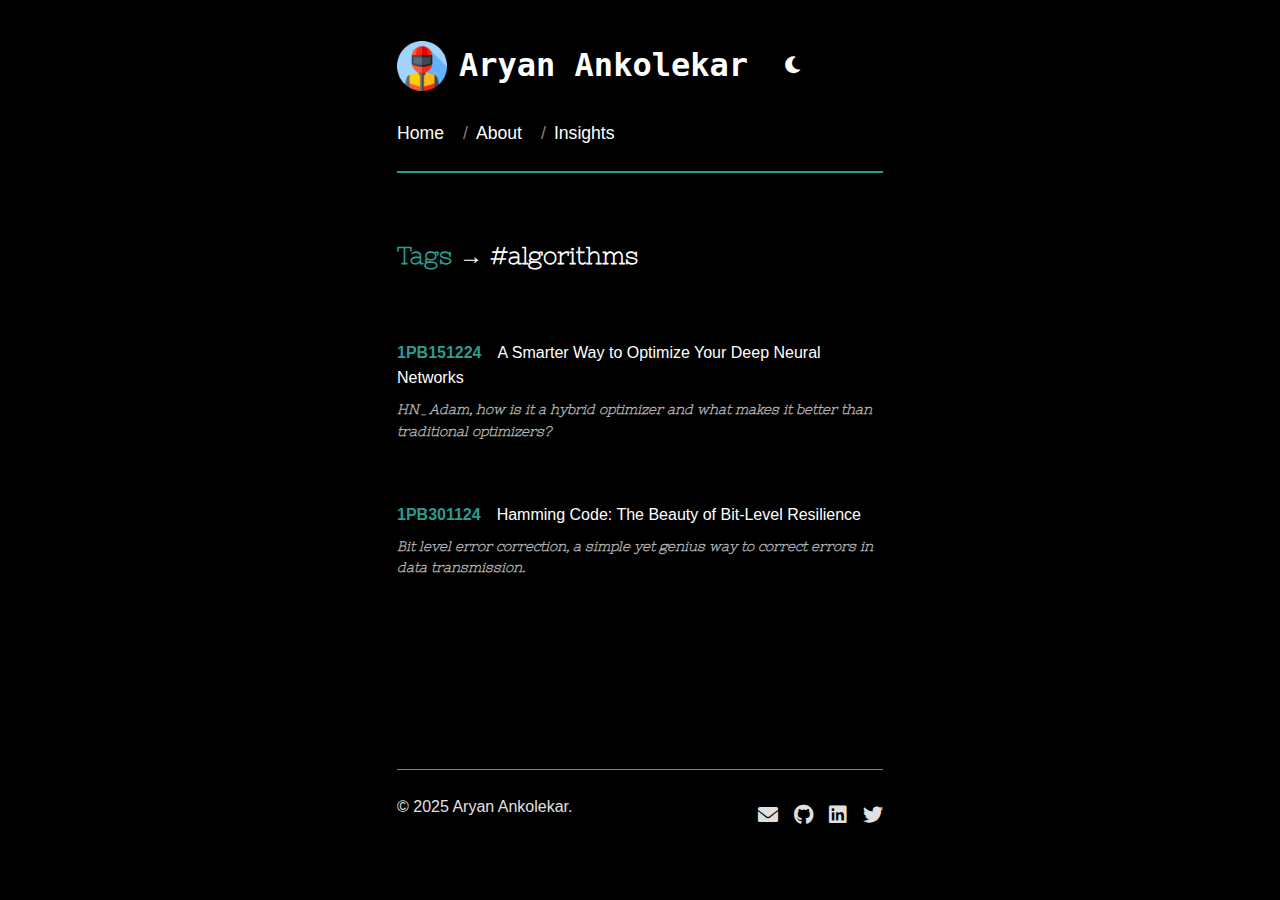
<file: insights/tags/algorithms.html>
<!DOCTYPE html>
<html lang="en">
<head>
  <meta charset="UTF-8" />
  <meta name="viewport" content="width=device-width, initial-scale=1.0" />
  <title>Algorithms Tag | Aryan Ankolekar</title>
  <link rel="icon" type="image/png" href="../assets/f1.png" />
  <link rel="stylesheet" href="https://cdnjs.cloudflare.com/ajax/libs/font-awesome/6.0.0/css/all.min.css" />
  <link rel="stylesheet" href="https://fonts.googleapis.com/css2?family=Nixie+One&display=swap" />
  <link rel="stylesheet" href="../styles.css" />
  <style>
    html, body { height: 100%; }
    body { min-height: 100vh; display: flex; flex-direction: column; }
    .main-content { flex: 1 0 auto; display: flex; flex-direction: column; }
    .site-footer { flex-shrink: 0; }
    h2, .tag-blog-list { font-family: 'Nixie One', cursive; }
  </style>
</head>
<body>
  <div class="main-content">
    <header>
      <h1>
        <img src="../assets/f1.png" alt="favicon" class="favicon" />Aryan Ankolekar
        <button class="theme-toggle" aria-label="Toggle theme">
          <i class="fas fa-moon"></i>
        </button>
      </h1>
      <div class="nav-links">
        <a href="../../index.html">Home</a>
        <a href="../../about.html">About</a>
        <a href="../insights.html">Insights</a>
      </div>
    </header>
    <h2><a href="index.html" class="tag-link-accent">Tags</a> → <span class="tag-text">#algorithms</span></h2>
    <ul class="tag-blog-list">
      <li>
        <span class="post-date">1PB151224</span>
        <a href="../hn-adam.html">A Smarter Way to Optimize Your Deep Neural Networks</a>
        <p class="desc">HN_Adam, how is it a hybrid optimizer and what makes it better than traditional optimizers?</p>
      </li>
      <li>
        <span class="post-date">1PB301124</span>
        <a href="../hamming.html">Hamming Code: The Beauty of Bit-Level Resilience</a>
        <p class="desc">Bit level error correction, a simple yet genius way to correct errors in data transmission.</p>
      </li>
    </ul>
    <footer class="site-footer">
      <div class="footer-container">
        <p class="footer-left">© 2025 Aryan Ankolekar.</p>
        <div class="footer-icons">
          <a href="mailto:aryan.ankolekar@gmail.com" target="_blank"><i class="fas fa-envelope"></i></a>
          <a href="https://github.com/AryanAnkolekar" target="_blank"><i class="fab fa-github"></i></a>
          <a href="https://linkedin.com/in/aryan-ankolekar" target="_blank"><i class="fab fa-linkedin"></i></a>
          <a href="https://twitter.com/AryanAnkolekar" target="_blank"><i class="fab fa-twitter"></i></a>
        </div>
      </div>
    </footer>
  </div>
  <script>
    // Theme toggle functionality
    const themeToggle = document.querySelector('.theme-toggle');
    const icon = themeToggle.querySelector('i');
    // Check for saved theme preference
    const savedTheme = localStorage.getItem('theme');
    if (savedTheme) {
      document.documentElement.setAttribute('data-theme', savedTheme);
      icon.className = savedTheme === 'light' ? 'fas fa-sun' : 'fas fa-moon';
    }
    themeToggle.addEventListener('click', () => {
      const currentTheme = document.documentElement.getAttribute('data-theme');
      const newTheme = currentTheme === 'light' ? 'dark' : 'light';
      document.documentElement.setAttribute('data-theme', newTheme);
      icon.className = newTheme === 'light' ? 'fas fa-sun' : 'fas fa-moon';
      localStorage.setItem('theme', newTheme);
    });
  </script>
</body>
</html>
</file>
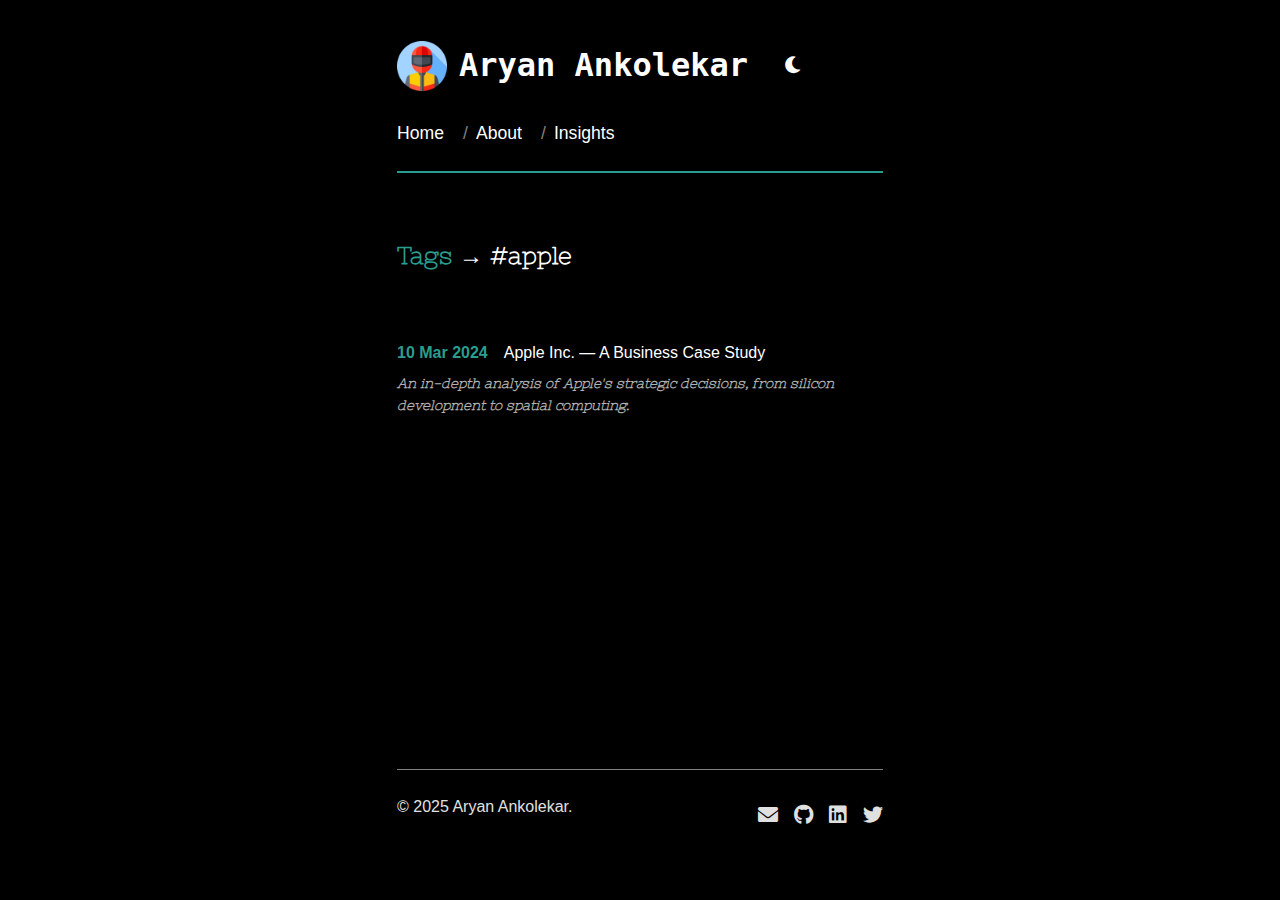
<file: insights/tags/apple.html>
<!DOCTYPE html>
<html lang="en">
<head>
  <meta charset="UTF-8" />
  <meta name="viewport" content="width=device-width, initial-scale=1.0" />
  <title>Apple Tag | Aryan Ankolekar</title>
  <link rel="icon" type="image/png" href="../assets/f1.png" />
  <link rel="stylesheet" href="https://cdnjs.cloudflare.com/ajax/libs/font-awesome/6.0.0/css/all.min.css" />
  <link rel="stylesheet" href="https://fonts.googleapis.com/css2?family=Nixie+One&display=swap" />
  <link rel="stylesheet" href="../styles.css" />
  <style>
    html, body { height: 100%; }
    body { min-height: 100vh; display: flex; flex-direction: column; }
    .main-content { flex: 1 0 auto; display: flex; flex-direction: column; }
    .site-footer { flex-shrink: 0; }
    h2, .tag-blog-list { font-family: 'Nixie One', cursive; }
  </style>
</head>
<body>
  <div class="main-content">
    <header>
      <h1>
        <img src="../assets/f1.png" alt="favicon" class="favicon" />Aryan Ankolekar
        <button class="theme-toggle" aria-label="Toggle theme">
          <i class="fas fa-moon"></i>
        </button>
      </h1>
      <div class="nav-links">
        <a href="/">Home</a>
        <a href="/about">About</a>
        <a href="/insights">Insights</a>
      </div>
    </header>
    <h2><a href="/insights/tags" class="tag-link-accent">Tags</a> → <span class="tag-text">#apple</span></h2>
    <ul class="tag-blog-list">
      <li>
        <span class="post-date">10 Mar 2024</span>
        <a href="/insights/case-study">Apple Inc. — A Business Case Study</a>
        <p class="desc">An in-depth analysis of Apple's strategic decisions, from silicon development to spatial computing.</p>
      </li>
    </ul>
    <footer class="site-footer">
      <div class="footer-container">
        <p class="footer-left">© 2025 Aryan Ankolekar.</p>
        <div class="footer-icons">
          <a href="mailto:aryan.ankolekar@gmail.com" target="_blank"><i class="fas fa-envelope"></i></a>
          <a href="https://github.com/AryanAnkolekar" target="_blank"><i class="fab fa-github"></i></a>
          <a href="https://linkedin.com/in/aryan-ankolekar" target="_blank"><i class="fab fa-linkedin"></i></a>
          <a href="https://twitter.com/AryanAnkolekar" target="_blank"><i class="fab fa-twitter"></i></a>
        </div>
      </div>
    </footer>
  </div>
  <script>
    // Theme toggle functionality
    const themeToggle = document.querySelector('.theme-toggle');
    const icon = themeToggle.querySelector('i');
    // Check for saved theme preference
    const savedTheme = localStorage.getItem('theme');
    if (savedTheme) {
      document.documentElement.setAttribute('data-theme', savedTheme);
      icon.className = savedTheme === 'light' ? 'fas fa-sun' : 'fas fa-moon';
    }
    themeToggle.addEventListener('click', () => {
      const currentTheme = document.documentElement.getAttribute('data-theme');
      const newTheme = currentTheme === 'light' ? 'dark' : 'light';
      document.documentElement.setAttribute('data-theme', newTheme);
      icon.className = newTheme === 'light' ? 'fas fa-sun' : 'fas fa-moon';
      localStorage.setItem('theme', newTheme);
    });
  </script>
</body>
</html>
</file>
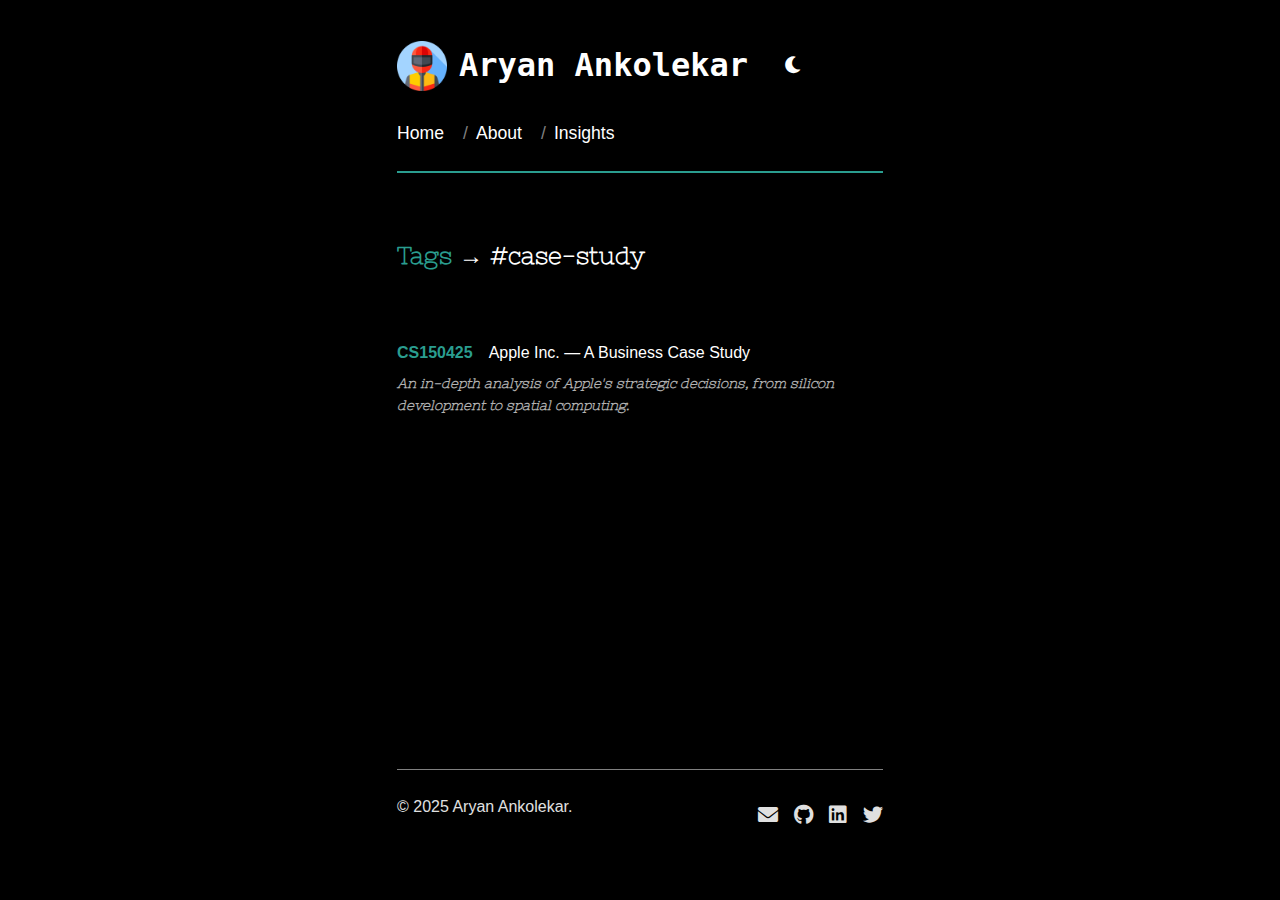
<file: insights/tags/case-study.html>
<!DOCTYPE html>
<html lang="en">
<head>
  <meta charset="UTF-8" />
  <meta name="viewport" content="width=device-width, initial-scale=1.0" />
  <title>Case Study Tag | Aryan Ankolekar</title>
  <link rel="icon" type="image/png" href="../assets/f1.png" />
  <link rel="stylesheet" href="https://cdnjs.cloudflare.com/ajax/libs/font-awesome/6.0.0/css/all.min.css" />
  <link rel="stylesheet" href="https://fonts.googleapis.com/css2?family=Nixie+One&display=swap" />
  <link rel="stylesheet" href="../styles.css" />
  <style>
    html, body { height: 100%; }
    body { min-height: 100vh; display: flex; flex-direction: column; }
    .main-content { flex: 1 0 auto; display: flex; flex-direction: column; }
    .site-footer { flex-shrink: 0; }
    h2, .tag-blog-list { font-family: 'Nixie One', cursive; }
  </style>
</head>
<body>
  <div class="main-content">
    <header>
      <h1>
        <img src="../assets/f1.png" alt="favicon" class="favicon" />Aryan Ankolekar
        <button class="theme-toggle" aria-label="Toggle theme">
          <i class="fas fa-moon"></i>
        </button>
      </h1>
      <div class="nav-links">
        <a href="/">Home</a>
        <a href="/about">About</a>
        <a href="/insights">Insights</a>
      </div>
    </header>
    <h2><a href="/insights/tags" class="tag-link-accent">Tags</a> → <span class="tag-text">#case-study</span></h2>
    <ul class="tag-blog-list">
      <li>
        <span class="post-date">CS150425</span>
        <a href="/insights/case-study">Apple Inc. — A Business Case Study</a>
        <p class="desc">An in-depth analysis of Apple's strategic decisions, from silicon development to spatial computing.</p>
      </li>
    </ul>
    <footer class="site-footer">
      <div class="footer-container">
        <p class="footer-left">© 2025 Aryan Ankolekar.</p>
        <div class="footer-icons">
          <a href="mailto:aryan.ankolekar@gmail.com" target="_blank"><i class="fas fa-envelope"></i></a>
          <a href="https://github.com/AryanAnkolekar" target="_blank"><i class="fab fa-github"></i></a>
          <a href="https://linkedin.com/in/aryan-ankolekar" target="_blank"><i class="fab fa-linkedin"></i></a>
          <a href="https://twitter.com/AryanAnkolekar" target="_blank"><i class="fab fa-twitter"></i></a>
        </div>
      </div>
    </footer>
  </div>
  <script>
    // Theme toggle functionality
    const themeToggle = document.querySelector('.theme-toggle');
    const icon = themeToggle.querySelector('i');
    // Check for saved theme preference
    const savedTheme = localStorage.getItem('theme');
    if (savedTheme) {
      document.documentElement.setAttribute('data-theme', savedTheme);
      icon.className = savedTheme === 'light' ? 'fas fa-sun' : 'fas fa-moon';
    }
    themeToggle.addEventListener('click', () => {
      const currentTheme = document.documentElement.getAttribute('data-theme');
      const newTheme = currentTheme === 'light' ? 'dark' : 'light';
      document.documentElement.setAttribute('data-theme', newTheme);
      icon.className = newTheme === 'light' ? 'fas fa-sun' : 'fas fa-moon';
      localStorage.setItem('theme', newTheme);
    });
  </script>
</body>
</html>
</file>
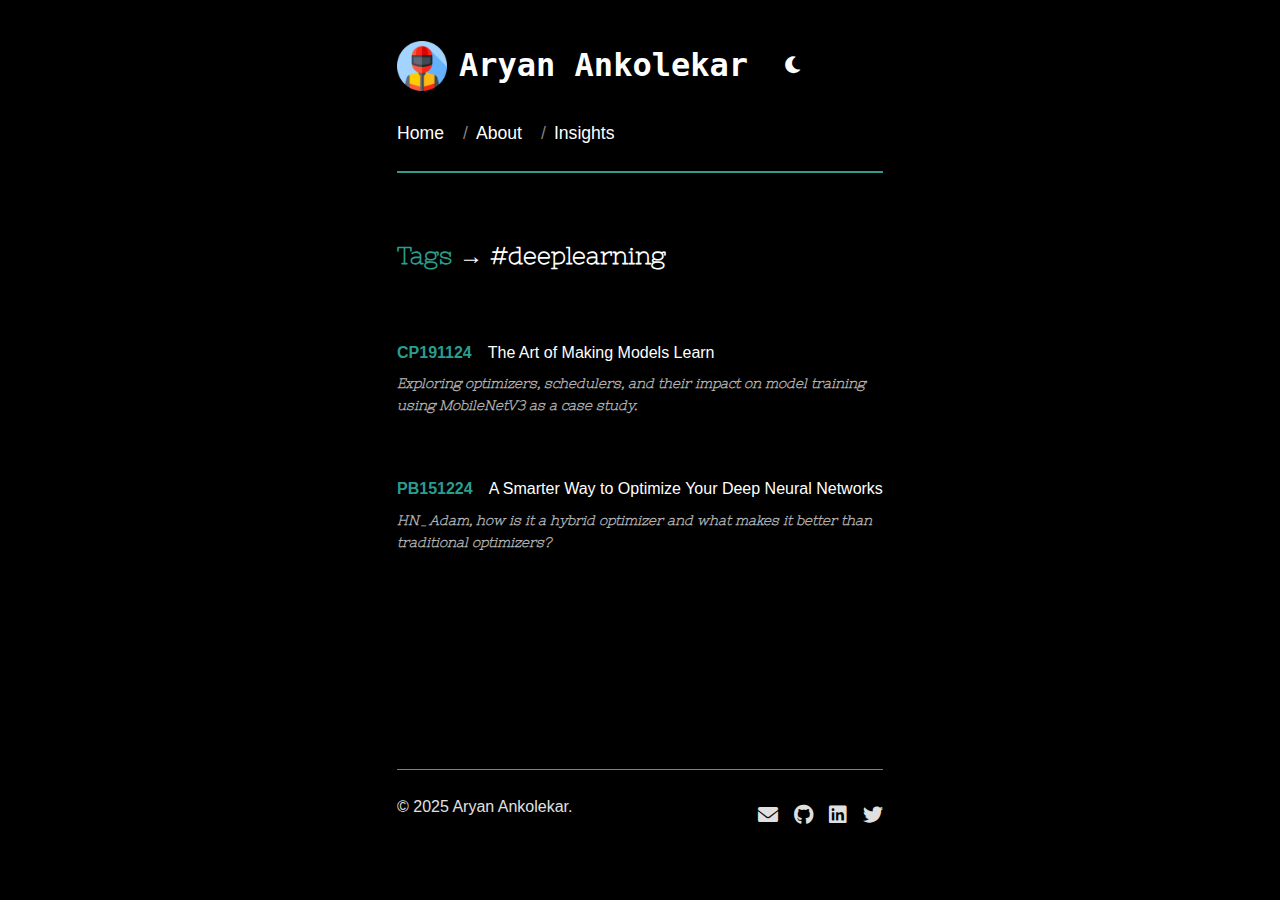
<file: insights/tags/deep-learning.html>
<!DOCTYPE html>
<html lang="en">
<head>
  <meta charset="UTF-8" />
  <meta name="viewport" content="width=device-width, initial-scale=1.0" />
  <title>Deep Learning Tag | Aryan Ankolekar</title>
  <link rel="icon" type="image/png" href="../assets/f1.png" />
  <link rel="stylesheet" href="https://cdnjs.cloudflare.com/ajax/libs/font-awesome/6.0.0/css/all.min.css" />
  <link rel="stylesheet" href="https://fonts.googleapis.com/css2?family=Nixie+One&display=swap" />
  <link rel="stylesheet" href="../styles.css" />
  <style>
    html, body { height: 100%; }
    body { min-height: 100vh; display: flex; flex-direction: column; }
    .main-content { flex: 1 0 auto; display: flex; flex-direction: column; }
    .site-footer { flex-shrink: 0; }
    h2, .tag-blog-list { font-family: 'Nixie One', cursive; }
  </style>
</head>
<body>
  <div class="main-content">
    <header>
      <h1>
        <img src="../assets/f1.png" alt="favicon" class="favicon" />Aryan Ankolekar
        <button class="theme-toggle" aria-label="Toggle theme">
          <i class="fas fa-moon"></i>
        </button>
      </h1>
      <div class="nav-links">
        <a href="/">Home</a>
        <a href="/about">About</a>
        <a href="/insights">Insights</a>
      </div>
    </header>
    <h2><a href="/insights/tags" class="tag-link-accent">Tags</a> → <span class="tag-text">#deeplearning</span></h2>
    <ul class="tag-blog-list">
      <li>
        <span class="post-date">CP191124</span>
        <a href="/insights/learning-rate">The Art of Making Models Learn</a>
        <p class="desc">Exploring optimizers, schedulers, and their impact on model training using MobileNetV3 as a case study.</p>
      </li>
      <li>
        <span class="post-date">PB151224</span>
        <a href="/insights/hn-adam">A Smarter Way to Optimize Your Deep Neural Networks</a>
        <p class="desc">HN_Adam, how is it a hybrid optimizer and what makes it better than traditional optimizers?</p>
      </li>
    </ul>
    <footer class="site-footer">
      <div class="footer-container">
        <p class="footer-left">© 2025 Aryan Ankolekar.</p>
        <div class="footer-icons">
          <a href="mailto:aryan.ankolekar@gmail.com" target="_blank"><i class="fas fa-envelope"></i></a>
          <a href="https://github.com/AryanAnkolekar" target="_blank"><i class="fab fa-github"></i></a>
          <a href="https://linkedin.com/in/aryan-ankolekar" target="_blank"><i class="fab fa-linkedin"></i></a>
          <a href="https://twitter.com/AryanAnkolekar" target="_blank"><i class="fab fa-twitter"></i></a>
        </div>
      </div>
    </footer>
  </div>
  <script>
    // Theme toggle functionality
    const themeToggle = document.querySelector('.theme-toggle');
    const icon = themeToggle.querySelector('i');
    // Check for saved theme preference
    const savedTheme = localStorage.getItem('theme');
    if (savedTheme) {
      document.documentElement.setAttribute('data-theme', savedTheme);
      icon.className = savedTheme === 'light' ? 'fas fa-sun' : 'fas fa-moon';
    }
    themeToggle.addEventListener('click', () => {
      const currentTheme = document.documentElement.getAttribute('data-theme');
      const newTheme = currentTheme === 'light' ? 'dark' : 'light';
      document.documentElement.setAttribute('data-theme', newTheme);
      icon.className = newTheme === 'light' ? 'fas fa-sun' : 'fas fa-moon';
      localStorage.setItem('theme', newTheme);
    });
  </script>
</body>
</html>
</file>
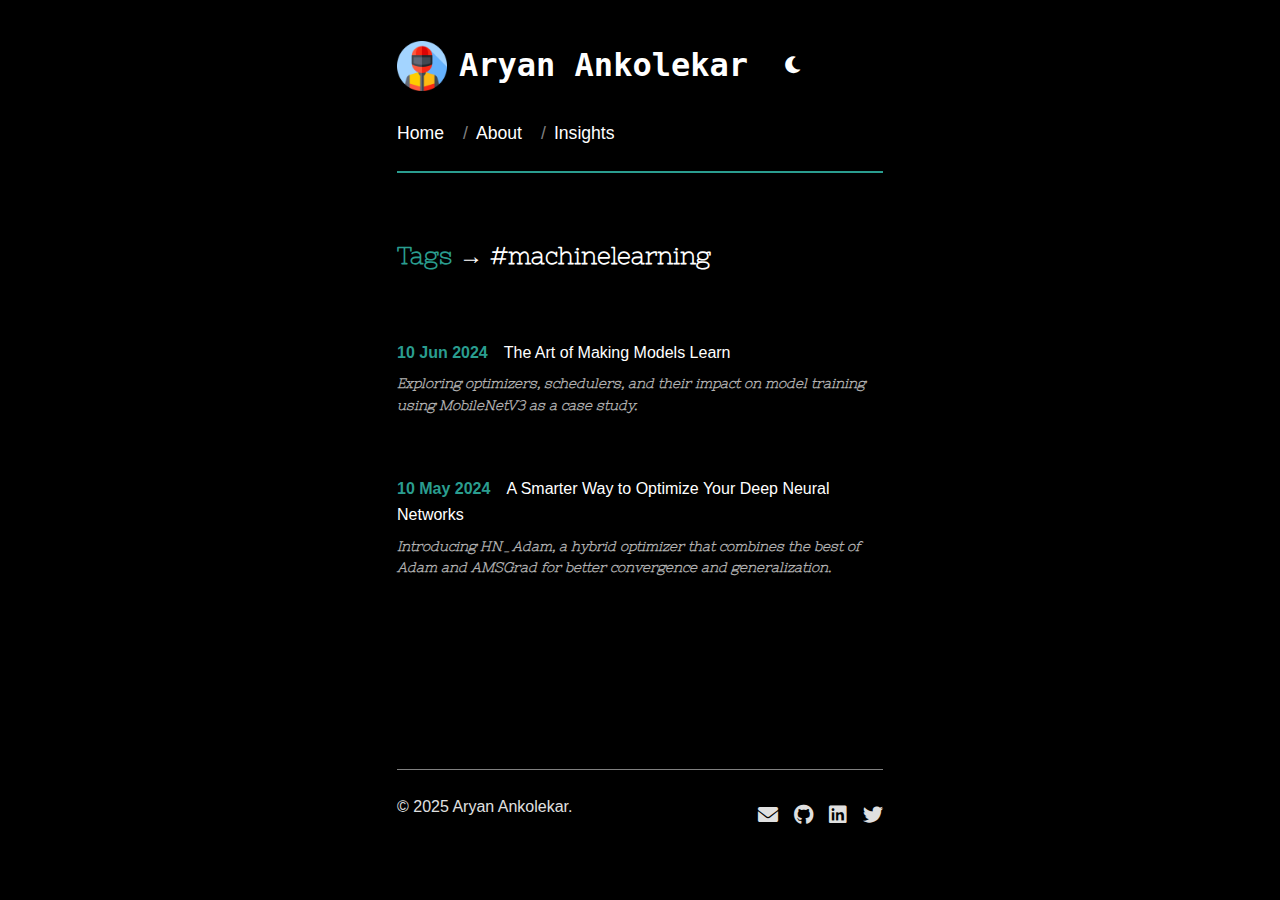
<file: insights/tags/machine-learning.html>
<!DOCTYPE html>
<html lang="en">
<head>
  <meta charset="UTF-8" />
  <meta name="viewport" content="width=device-width, initial-scale=1.0" />
  <title>Machine Learning Tag | Aryan Ankolekar</title>
  <link rel="icon" type="image/png" href="../assets/f1.png" />
  <link rel="stylesheet" href="https://cdnjs.cloudflare.com/ajax/libs/font-awesome/6.0.0/css/all.min.css" />
  <link rel="stylesheet" href="https://fonts.googleapis.com/css2?family=Nixie+One&display=swap" />
  <link rel="stylesheet" href="../styles.css" />
  <style>
    html, body { height: 100%; }
    body { min-height: 100vh; display: flex; flex-direction: column; }
    .main-content { flex: 1 0 auto; display: flex; flex-direction: column; }
    .site-footer { flex-shrink: 0; }
    h2, .tag-blog-list { font-family: 'Nixie One', cursive; }
  </style>
</head>
<body>
  <div class="main-content">
    <header>
      <h1>
        <img src="../assets/f1.png" alt="favicon" class="favicon" />Aryan Ankolekar
        <button class="theme-toggle" aria-label="Toggle theme">
          <i class="fas fa-moon"></i>
        </button>
      </h1>
      <div class="nav-links">
        <a href="/">Home</a>
        <a href="/about">About</a>
        <a href="/insights">Insights</a>
      </div>
    </header>
    <h2><a href="/insights/tags" class="tag-link-accent">Tags</a> → <span class="tag-text">#machinelearning</span></h2>
    <ul class="tag-blog-list">
      <li>
        <span class="post-date">10 Jun 2024</span>
        <a href="/insights/learning-rate">The Art of Making Models Learn</a>
        <p class="desc">Exploring optimizers, schedulers, and their impact on model training using MobileNetV3 as a case study.</p>
      </li>
      <li>
        <span class="post-date">10 May 2024</span>
        <a href="/insights/hn-adam">A Smarter Way to Optimize Your Deep Neural Networks</a>
        <p class="desc">Introducing HN_Adam, a hybrid optimizer that combines the best of Adam and AMSGrad for better convergence and generalization.</p>
      </li>
    </ul>
    <footer class="site-footer">
      <div class="footer-container">
        <p class="footer-left">© 2025 Aryan Ankolekar.</p>
        <div class="footer-icons">
          <a href="mailto:aryan.ankolekar@gmail.com" target="_blank"><i class="fas fa-envelope"></i></a>
          <a href="https://github.com/AryanAnkolekar" target="_blank"><i class="fab fa-github"></i></a>
          <a href="https://linkedin.com/in/aryan-ankolekar" target="_blank"><i class="fab fa-linkedin"></i></a>
          <a href="https://twitter.com/AryanAnkolekar" target="_blank"><i class="fab fa-twitter"></i></a>
        </div>
      </div>
    </footer>
  </div>
  <script>
    // Theme toggle functionality
    const themeToggle = document.querySelector('.theme-toggle');
    const icon = themeToggle.querySelector('i');
    // Check for saved theme preference
    const savedTheme = localStorage.getItem('theme');
    if (savedTheme) {
      document.documentElement.setAttribute('data-theme', savedTheme);
      icon.className = savedTheme === 'light' ? 'fas fa-sun' : 'fas fa-moon';
    }
    themeToggle.addEventListener('click', () => {
      const currentTheme = document.documentElement.getAttribute('data-theme');
      const newTheme = currentTheme === 'light' ? 'dark' : 'light';
      document.documentElement.setAttribute('data-theme', newTheme);
      icon.className = newTheme === 'light' ? 'fas fa-sun' : 'fas fa-moon';
      localStorage.setItem('theme', newTheme);
    });
  </script>
</body>
</html>
</file>
<file: styles.css>
:root {
  /* Dark theme (default) */
  --bg-color: #000000;          /* Pure black */
  --text-color: #ffffff;        /* White text */
  --accent-color: #2A9D8F;      /* Deep teal for dark mode */
  --secondary-accent: #808080;  /* Gray for secondary accents */
  --secondary-text-color: #e0e0e0;  /* Light gray for better readability */
  --font-body: "Segoe UI", "Roboto", sans-serif;
  --font-heading: "Fira Code", monospace;
}

[data-theme="light"] {
  --bg-color: #f5f5f5;          /* Light grey background */
  --text-color: #2c3e50;        /* Dark blue-grey text */
  --accent-color: #E76F51;      /* Warm coral for light mode */
  --secondary-accent: #808080;  /* Keep gray for secondary accents */
  --secondary-text-color: #4a5568;  /* Darker grey for secondary text */
}

/* Theme toggle button */
.theme-toggle {
  background: none;
  border: none;
  cursor: pointer;
  padding: 0.5rem;
  margin-left: 1rem;
  color: var(--text-color);
  font-size: 1.2rem;
  transition: transform 0.3s ease;
}

.theme-toggle:hover {
  transform: rotate(30deg);
}

* {
  box-sizing: border-box;
  margin: 0;
  padding: 0;
}

body {
  /* Change background and text color */
  background-color: var(--bg-color);
  color: var(--text-color);
  /* Keep existing font-family, line-height, etc. */
  font-family: -apple-system, BlinkMacSystemFont, "Segoe UI", Roboto, Helvetica, Arial, sans-serif;
  line-height: 1.6;
  margin: 0;
  padding: 0;
  display: flex;
  flex-direction: column; /* Stack children vertically */
  min-height: 100vh; /* Ensure body takes at least full viewport height */
}

/* Ensure headings and paragraphs use theme colors */
h1, h2, h3, h4, h5, h6 {
  color: var(--text-color);
}

p {
  color: var(--text-color);
}

a {
  color: var(--text-color);
  text-decoration: none;
  transition: color 0.3s ease;
}

a:hover {
  color: var(--accent-color);
}

h1, h2, h3 {
  color: var(--text-color);
  margin-bottom: 0.75rem;
}

h1 {
  font-family: var(--font-heading);
  display: flex;
  align-items: center;
  gap: 0.75rem;
  font-size: 2rem;
}

h2 {
  font-size: 1.5rem;
  border-bottom: 2px solid var(--accent-color);
  padding-bottom: 0.5rem;
  margin-bottom: 1.5rem;
  display: inline-block;
}

.main-content {
  padding: 40px 2rem;
  display: flex;
  flex-direction: column;
  gap: 2rem;
  max-width: 550px;
  margin: 0 auto;
  width: 100%; /* Ensure it takes available width for centering */
  flex: 1; /* Allow main content to grow and push footer down */
}

header {
  display: flex;
  flex-direction: column;
  align-items: flex-start;
  width: 100%;
  padding-bottom: 1.5rem;
  margin-bottom: 2rem;
  border-bottom: 2px solid var(--accent-color);
}

.nav-links {
  margin-top: 1rem;
  display: flex;
  align-items: center;
}

.nav-links a {
  margin-right: 0;
  font-size: 1.1rem;
  font-weight: 500;
  position: relative;
  padding: 0 1rem;
}

.nav-links a:not(:last-child)::after {
  content: "/";
  position: absolute;
  right: -0.5rem;
  color: var(--secondary-accent);
}

.nav-links a:first-child {
  padding-left: 0;
}

.nav-links a:last-child {
  padding-right: 0;
}

.favicon {
  height: 50px;
  width: 50px;
  transition: all 0.3s ease;
}

p {
  font-size: 1rem;
  color: var(--secondary-text-color);
  margin-bottom: 1rem;
}

ul {
  list-style: none;
  padding-left: 0;
  margin-bottom: 1rem;
}

li {
  margin-bottom: 0.5rem;
}

/* Contact Icons Section */
.contact-section {
  display: flex;
  align-items: center;
  gap: 1.25rem;
}

.contact-label {
  font-size: 1rem;
  font-weight: 500;
}

.contact-icons {
  display: flex;
  gap: 1rem;
}

.contact-icons img {
  height: 28px;
  width: 28px;
  transition: filter 0.3s ease, transform 0.2s ease;
  cursor: pointer;
}

.contact-icons img:hover {
  filter: brightness(1.4);
  transform: scale(1.1);
}

/* Footer */
.site-footer {
  margin-top: 4rem;
  padding: 1.5rem 0;
  background-color: var(--bg-color);
  border-top: 1px solid var(--secondary-accent);
  font-size: 0.95rem;
  color: var(--secondary-text-color);
}

.footer-container {
  max-width: 900px;
  margin: 0 auto;
  display: flex;
  justify-content: space-between;
  align-items: center;
  flex-wrap: wrap;
}

.footer-left {
  flex: 1;
}

.footer-icons {
  display: flex;
  gap: 1rem;
  justify-content: flex-end;
}

.footer-icons a {
  color: var(--secondary-text-color); 
  font-size: 1.25rem;
  transition: color 0.3s ease;
}

.footer-icons a:hover {
  color: var(--accent-color); 
}

/* Responsive Footer (Mobile) */
@media (max-width: 600px) {
  .footer-container {
    flex-direction: column;
    align-items: center;
    text-align: center;
    gap: 1rem;
  }

  .footer-left,
  .footer-icons {
    justify-content: center;
    flex: none;
  }
}

/* Course Info Section */
.course-info {
  margin-top: 3rem;
  padding: 2rem;
  background-color: rgba(23, 133, 130, 0.1);
  border-radius: 8px;
  border: 1px solid var(--accent-color);
}

.course-grid {
  display: grid;
  gap: 1.5rem;
  margin-top: 1rem;
}

.course-item {
  display: flex;
  flex-direction: column;
  gap: 0.5rem;
}

.course-item strong {
  color: var(--secondary-accent);
  font-size: 0.9rem;
  text-transform: uppercase;
  letter-spacing: 0.05em;
}

.course-item p {
  color: var(--text-color);
  margin: 0;
  font-size: 1.1rem;
}

/* Add this media query at the end of the root styles.css file */
@media (max-width: 600px) {
  .main-content {
    padding: 40px 1.5rem;
  }
  .tags-menu {
    position: static;
    width: 100%;
    margin-top: 2rem;
    border-radius: 12px;
    border: 1px solid var(--secondary-accent);
    background: var(--bg-color);
    box-shadow: none;
  }
} 

#statuspanel {
  display: none;
}

/* Hide URL preview in status bar for all interactive elements */
a:hover::after,
button:hover::after,
[role="button"]:hover::after {
  content: none;
}

/* Additional rule to prevent status bar updates */
a, button, [role="button"] {
  cursor: pointer;
  -webkit-user-select: none;
  -moz-user-select: none;
  -ms-user-select: none;
  user-select: none;
}

/* Tag Link */
.tag-link {
  color: var(--accent-color);
  text-decoration: none;
  font-size: 0.9em;
  display: inline-block;
  margin-bottom: 1em;
}

.tag-link:hover {
  text-decoration: underline;
}

/* Tag Menu Styles */
.tags-menu {
  position: fixed;
  right: 100px;
  top: 180px;
  background-color: var(--bg-color);
  padding: 1.5rem;
  width: 280px;
  font-size: 0.9rem;
  border-radius: 12px;
  border: 1px solid var(--secondary-accent);
}

.tags-menu h3 {
  color: var(--text-color);
  margin-bottom: 1rem;
  font-size: 1.1rem;
}

.tags-list {
  display: flex;
  flex-wrap: wrap;
  gap: 0.5rem;
  margin-bottom: 0.5rem;
}

.tag {
  display: inline-block;
  padding: 4px 12px;
  margin: 2px;
  border-radius: 10px;
  background-color: #178582;  /* Turquoise in dark mode */
  color: var(--bg-color);
  font-size: 0.8rem;
  cursor: pointer;
  transition: background-color 0.3s ease;
}

[data-theme="light"] .tag {
  background-color: #e87a7d;  /* Inverse color in light mode */
}

.tag.active {
  background-color: var(--secondary-text-color);
  color: var(--bg-color);
}

#clear-tags {
  margin-top: 1rem;
  border-top: 1px solid var(--secondary-accent);
  padding-top: 1rem;
  width: 100%;
  text-align: center;
  background-color: var(--text-color);
  color: var(--bg-color);
  display: block;
}

#clear-tags:hover {
  background-color: var(--bg-color);
  color: var(--text-color);
}

/* Tags Page Styles */
.tags-section {
  margin-bottom: 3em;
}

.tags-section h2 {
  color: var(--accent-color);
  margin-bottom: 1em;
  font-size: 1.5em;
}

.article-list {
  list-style: none;
  padding: 0;
}

.article-list li {
  margin-bottom: 1.5em;
  padding-bottom: 1.5em;
  border-bottom: 1px solid var(--border-color);
}

.article-list li:last-child {
  border-bottom: none;
}

.article-list a {
  color: var(--text-color);
  text-decoration: none;
  font-size: 1.2em;
  font-weight: 500;
  display: block;
  margin-bottom: 0.5em;
}

.article-list p {
  color: var(--text-color);
  opacity: 0.8;
  margin: 0;
  font-size: 0.95em;
  line-height: 1.5;
}
</file>
<file: insights/styles.css>
:root {
  /* Dark theme (default) */
  --bg-color: #000000;          /* Pure black */
  --text-color: #ffffff;        /* White text */
  --accent-color: #2A9D8F;      /* Deep teal for dark mode */
  --secondary-accent: #808080;  /* Gray for secondary accents */
  --secondary-text-color: #e0e0e0;  /* Light gray for better readability */
  --font-body: "Segoe UI", "Roboto", sans-serif;
  --font-heading: "Fira Code", monospace;
}

[data-theme="light"] {
  --bg-color: #f5f5f5;          /* Light grey background */
  --text-color: #2c3e50;        /* Dark blue-grey text */
  --accent-color: #E76F51;      /* Warm coral for light mode */
  --secondary-accent: #808080;  /* Keep gray for secondary accents */
  --secondary-text-color: #4a5568;  /* Darker grey for secondary text */
}

* {
  box-sizing: border-box;
  margin: 0;
  padding: 0;
}

body {
  /* Change background and text color */
  background-color: var(--bg-color);
  color: var(--text-color);
  /* Keep existing font-family, line-height, etc. */
  font-family: -apple-system, BlinkMacSystemFont, "Segoe UI", Roboto, Helvetica, Arial, sans-serif;
  line-height: 1.6;
  margin: 0;
  padding: 0;
  display: flex;
  flex-direction: column; /* Stack children vertically */
  min-height: 100vh; /* Ensure body takes at least full viewport height */
}

/* Ensure headings and paragraphs use theme colors */
h1, h2, h3, h4, h5, h6 {
  color: var(--text-color);
}

p {
  color: var(--text-color);
}

a {
  color: var(--text-color);
  text-decoration: none;
  transition: color 0.3s ease;
}

a:hover {
  color: var(--accent-color);
}

h1, h2, h3 {
  color: var(--text-color);
  margin-bottom: 0.75rem;
}

h1 {
  font-family: var(--font-heading);
  display: flex;
  align-items: center;
  gap: 0.75rem;
  font-size: 2rem;
}

h2 {
  font-size: 1.5rem;
  padding-bottom: 0.5rem;
  margin-bottom: 1.5rem;
  display: inline-block;
}

/* Remove Nixie One from h2 and tag-blog-list */
.tag-blog-list {
  font-family: var(--font-body);
}

/* Add specific styling for the tag text */
h2 .tag-text {
  font-family: 'Nixie One', cursive;
  font-weight: 700;
}

.main-content {
  padding: 40px 2rem;
  display: flex;
  flex-direction: column;
  gap: 2rem;
  max-width: 550px;
  margin: 0 auto;
  width: 100%; /* Ensure it takes available width for centering */
  flex: 1;
}

header {
  display: flex;
  flex-direction: column;
  align-items: flex-start;
  width: 100%;
  padding-bottom: 1.5rem;
  margin-bottom: 2rem;
  border-bottom: 2px solid var(--accent-color);
}

.nav-links {
  margin-top: 1rem;
  display: flex;
  align-items: center;
}

.nav-links a {
  margin-right: 0;
  font-size: 1.1rem;
  font-weight: 500;
  position: relative;
  padding: 0 1rem;
}

.nav-links a:not(:last-child)::after {
  content: "/";
  position: absolute;
  right: -0.5rem;
  color: var(--secondary-accent);
}

.nav-links a:first-child {
  padding-left: 0;
}

.nav-links a:last-child {
  padding-right: 0;
}

.favicon {
  height: 50px;
  width: 50px;
}

p {
  font-size: 1rem;
  color: var(--secondary-text-color);
  margin-bottom: 1rem;
}

ul {
  list-style: none;
  padding-left: 0;
  margin-bottom: 1rem;
}

li {
  margin-bottom: 0.5rem;
}

/* Footer */
.site-footer {
  margin-top: auto;
  padding: 1.5rem 0;
  background-color: var(--bg-color);
  border-top: 1px solid var(--secondary-accent);
  font-size: 0.95rem;
  color: var(--secondary-text-color);
  flex-shrink: 0;
}

.footer-container {
  max-width: 900px;
  margin: 0 auto;
  display: flex;
  justify-content: space-between;
  align-items: center;
  flex-wrap: wrap;
}

.footer-left {
  flex: 1;
}

.footer-icons {
  display: flex;
  gap: 1rem;
  justify-content: flex-end;
}

.footer-icons a {
  color: var(--secondary-text-color); 
  font-size: 1.25rem;
  transition: color 0.3s ease;
}

.footer-icons a:hover {
  color: var(--accent-color); 
}

/* Theme toggle button */
.theme-toggle {
  background: none;
  border: none;
  cursor: pointer;
  padding: 0.5rem;
  margin-left: 1rem;
  color: var(--text-color);
  font-size: 1.2rem;
  transition: transform 0.3s ease;
}

.theme-toggle:hover {
  transform: rotate(30deg);
}

/* Table of Contents */
.fixed-toc {
  position: fixed;
  right: 100px;
  top: 180px;
  background-color: var(--bg-color);
  padding: 1.5rem;
  width: 280px;
  font-size: 0.9rem;
  border-radius: 12px;
}

.fixed-toc h3 {
  color: var(--text-color);
  margin-bottom: 1rem;
  font-size: 1.1rem;
}

.fixed-toc ul {
  list-style: none;
  padding: 0;
  margin: 0;
}

.fixed-toc li {
  margin-bottom: 0.5rem;
}

.fixed-toc a {
  display: block;
  padding: 4px 12px;
  border-radius: 10px;
  color: var(--text-color);
  text-decoration: none;
  transition: color 0.3s ease;
  font-size: 0.8rem;
}

.fixed-toc a:hover {
  color: var(--accent-color);
}

.fixed-toc ul ul {
  margin-left: 1rem;
  margin-top: 0.25rem;
  font-size: 0.85em;
}

.fixed-toc ul ul li {
  margin-bottom: 0.25rem;
}

/* Code and Tables */
code {
  font-family: 'Courier New', Courier, monospace;
}

pre {
  background-color: var(--bg-color);
  border: 1px solid var(--secondary-accent);
  padding: 1rem;
  border-radius: 4px;
  overflow-x: auto;
  margin: 1rem 0;
}

table {
  width: 100%;
  border-collapse: collapse;
  margin: 1rem 0;
  background-color: var(--bg-color);
  border: 1px solid var(--secondary-accent);
}

th, td {
  border: 1px solid var(--secondary-accent);
  padding: 0.75rem;
  text-align: left;
}

th {
  background-color: var(--secondary-accent);
  color: var(--bg-color);
  font-weight: bold;
}

/* Responsive Design */
@media (max-width: 1200px) {
  .fixed-toc {
    display: none;
  }
}

@media (max-width: 600px) {
  .footer-container {
    flex-direction: column;
    align-items: center;
    text-align: center;
    gap: 1rem;
  }

  .footer-left,
  .footer-icons {
    justify-content: center;
    flex: none;
  }

  .main-content {
    padding: 40px 2.5rem; /* Increase horizontal padding on narrow screens */
  }

  .tags-menu {
    position: static;
    width: 100%;
    margin-top: 2rem;
    border-radius: 12px;
    border: 1px solid var(--secondary-accent);
    background: var(--bg-color);
    box-shadow: none;
  }
}

/* Additional Styles */
strong {
  color: var(--text-color);
}

.formula {
  overflow-x: auto;
  padding: 1rem;
  margin: 1rem 0;
  background-color: var(--bg-color);
  border: 1px solid var(--secondary-accent);
  border-radius: 4px;
}

blockquote {
  border-left: 4px solid var(--accent-color);
  padding-left: 1rem;
  margin: 1rem 0;
  font-style: italic;
  color: var(--secondary-text-color);
}

/* Blog Tags */
.blog-tags {
    margin: 1rem 0;
}

.blog-tags .tag {
    display: inline-block;
    padding: 0;
    margin: 0 0.5em;
    border-radius: 0;
    background: none;
    color: var(--text-color);
    font-size: 0.9rem;
    font-weight: 600;
    transition: color 0.3s ease;
}

/* Remove hover effect for tags on insights page */
.insights-page .tag {
  color: var(--text-color);
  text-decoration: none;
  transition: none;
  font-size: 0.85rem;
  font-weight: 400;
}

.insights-page .tag:hover {
  color: var(--text-color);
  text-decoration: none;
}

/* Keep hover effect for blog list */
.blog-list a:hover {
  color: var(--accent-color);
}

/* Move browse by tags button to the right */
.browse-tags {
    text-align: right;
    margin-bottom: 1rem;
}

.browse-tags a {
    display: inline-block;
    padding: 0.5rem 1rem;
    color: var(--text-color);
    text-decoration: none;
    transition: color 0.3s ease;
}

.browse-tags a:hover {
    color: var(--accent-color);
}

/* Blog List Styles */
.blog-list {
  list-style: none;
  padding: 0;
}

.blog-list li {
  margin-bottom: 1.5rem;
}

.blog-list a {
  color: var(--text-color);
  text-decoration: none;
  font-size: 1.1rem;
  transition: color 0.3s ease;
  display: inline-block;
}

.blog-list a:hover {
  color: var(--accent-color);
}

/* Remove blog item styles since we're not using them anymore */
.blog-item {
  display: none;
}

/* Search and Filter Styles */
.search-input {
  width: 100%;
  padding: 8px;
  background-color: rgba(255, 255, 255, 0.1);
  border: 1px solid var(--accent-color);
  border-radius: 4px;
  color: var(--text-color);
  margin-bottom: 1rem;
}

.search-input:focus {
  outline: none;
  border-color: var(--secondary-accent);
}

/* Tag Menu Styles */
.tags-container {
  position: relative;
  width: 100%;
}

.tags-menu {
  position: fixed;
  right: 100px;
  top: 180px;
  background-color: var(--bg-color);
  padding: 1.5rem;
  width: 280px;
  font-size: 0.9rem;
  border-radius: 12px;
  z-index: 100;
  border: none;
  box-shadow: none;
}

.tags-menu h3 {
  color: var(--text-color);
  margin-bottom: 1rem;
  font-size: 1.1rem;
}

.tags-list {
  display: flex;
  flex-wrap: wrap;
  gap: 0.5rem;
  margin-bottom: 0.1rem;
}

.tag {
  display: inline-block;
  padding: 4px 12px;
  margin: 2px;
  border-radius: 10px;
  background-color: #178582;
  color: var(--bg-color);
  font-size: 0.8rem;
  cursor: pointer;
  text-decoration: none;
  transition: none;
}

[data-theme="light"] .tag {
  background-color: transparent;
  color: var(--text-color);
}

.browse-tags {
  text-align: right;
  margin-top: 0.25rem;
  padding-top: 0.25rem;
  border-top: none;
}

.browse-tags a {
  color: var(--text-color);
  text-decoration: none;
  display: inline-flex;
  align-items: center;
  gap: 0.5rem;
}

.browse-tags a::after {
  content: "→";
  font-size: 1.1em;
}

/* Responsive Design */
@media (max-width: 1200px) {
  .tags-menu {
    display: none !important;
  }
}

@media (max-width: 600px) {
  .main-content {
    padding: 40px 1.5rem;
  }

  .tags-menu {
    display: block !important;
    position: static;
    width: 100%;
    margin-top: 1.5rem;
    border-radius: 12px;
    background: var(--bg-color);
    box-shadow: none;
    border: none;
  }

  .tags-list {
    gap: 0.25rem;
  }

  .tag {
    font-size: 0.75rem;
    padding: 3px 10px;
  }
}

.tags-grid {
  display: grid;
  grid-template-columns: repeat(auto-fit, minmax(220px, 1fr));
  gap: 2rem;
  margin: 2.5rem 0 3rem 0;
}

.tag-card {
  background: var(--bg-color);
  border: 1px solid var(--secondary-accent);
  border-radius: 10px;
  padding: 1.5rem 1.25rem 1.25rem 1.25rem;
  box-shadow: 0 2px 8px rgba(0,0,0,0.04);
  display: flex;
  flex-direction: column;
  align-items: flex-start;
  transition: box-shadow 0.2s, border-color 0.2s;
}

.tag-card:hover {
  border-color: var(--accent-color);
  box-shadow: 0 4px 16px rgba(42,157,143,0.10);
}

.tag-title {
  font-size: 1.15em;
  font-weight: 600;
  color: var(--accent-color);
  margin-bottom: 0.5em;
  text-decoration: none;
}

.tag-title:hover {
  text-decoration: underline;
}

.tag-desc {
  color: var(--secondary-text-color);
  font-size: 0.98em;
  margin-bottom: 0.7em;
}

.tag-count {
  font-size: 0.92em;
  color: var(--secondary-accent);
  margin-top: auto;
}

.tag-link-accent {
  color: var(--accent-color);
  text-decoration: none;
  font-weight: 600;
}
.tag-link-accent:hover {
  text-decoration: underline;
}

.tag-blog-list .post-date {
  margin-right: 0.75em;
  color: var(--accent-color);
  font-weight: 600;
  font-family: var(--font-body);
}

.tag-blog-list .desc {
  font-family: 'Nixie One', cursive;
  font-weight: 700;
  font-size: 0.85em;
  font-style: italic;
  color: var(--secondary-text-color);
  opacity: 0.8;
  margin-top: 0.6em;
}

.tag-blog-list li {
  margin-bottom: 2.2em;
  padding-bottom: 0.5em;
}

.tags-overview-list {
  list-style: none;
  padding: 0;
  margin: 0;
}

.tags-overview-list li {
  margin-bottom: 1.2rem;
  font-size: 0.95rem;
  display: flex;
  align-items: center;
  gap: 1rem;
}

.tags-overview-list .tag-count {
  color: var(--secondary-text-color);
  font-size: 0.9rem;
  margin-left: 0.75rem;
  white-space: nowrap;
}

.tag-link {
    display: block;
    text-align: right;
    margin-right: 7px;
    color: var(--text-color);
    text-decoration: none;
    transition: color 0.3s ease;
}

.tag-link:hover {
    color: var(--accent-color);
}

.tag-blog-list a {
  font-family: var(--font-body);
  color: var(--text-color);
  text-decoration: none;
  transition: color 0.3s ease;
}

.tag-blog-list a:hover {
  color: var(--accent-color);
}

/* Fix footer for insights page */
.insights-page .site-footer {
  margin-top: auto;
  padding: 1.5rem 0;
  background-color: var(--bg-color);
  border-top: 1px solid var(--secondary-accent);
  font-size: 0.95rem;
  color: var(--secondary-text-color);
  flex-shrink: 0;
}

.insights-page .main-content {
  min-height: calc(100vh - 100px); /* Adjust based on footer height */
  display: flex;
  flex-direction: column;
}

/* Section Headers */
#blogList h2,
section h2 {
  color: var(--text-color);
  margin-bottom: 1rem;
  padding-bottom: 0.5rem;
  border-bottom: 2px solid var(--accent-color);
  display: inline-block;
}
</file>
